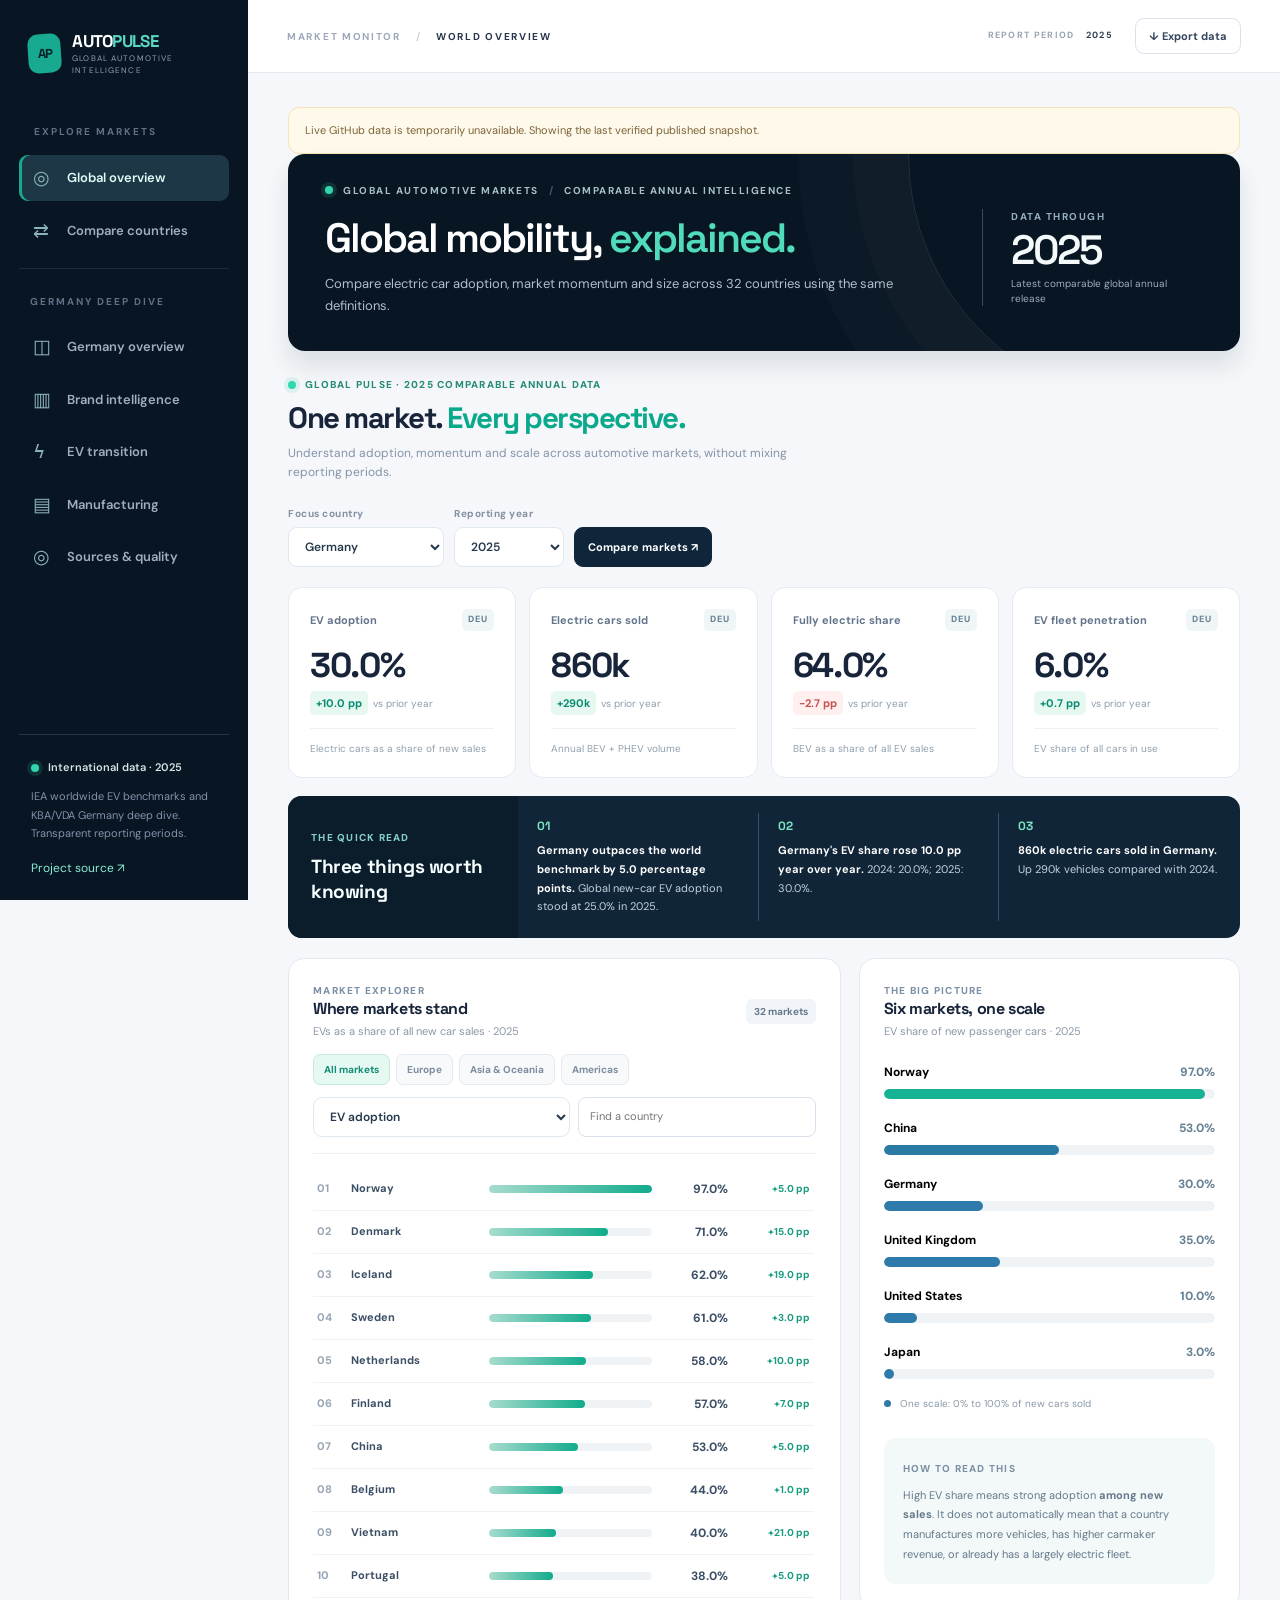
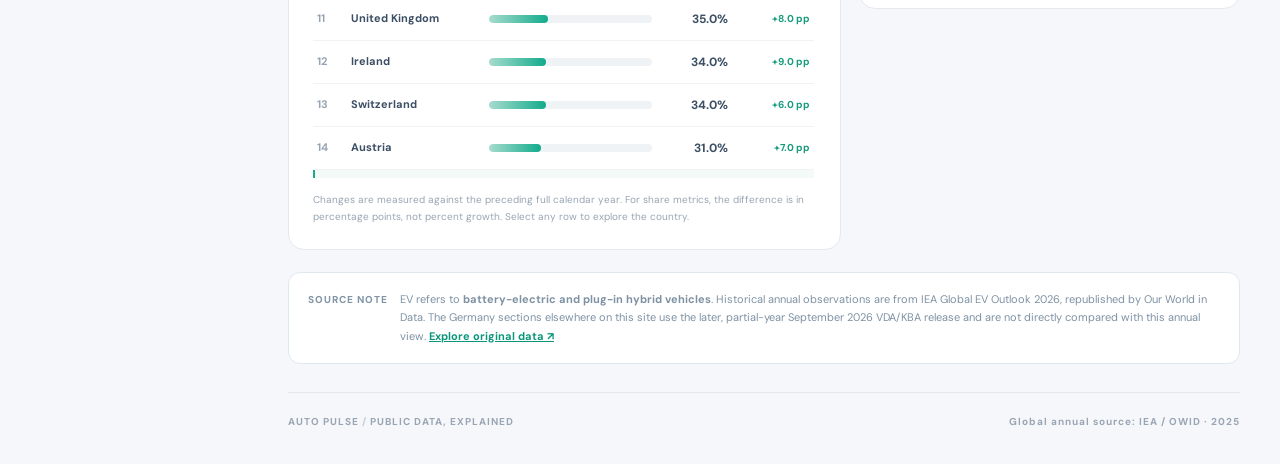
<file: german-auto-pulse/web/index.html>
<!doctype html>
<html lang="en">
<head>
  <meta charset="utf-8" />
  <meta name="viewport" content="width=device-width,initial-scale=1" />
  <meta name="theme-color" content="#081523" />
  <meta name="description" content="Auto Pulse: compare global electric vehicle adoption, market growth and manufacturing. Independent IEA and KBA/VDA data analysis." />
  <title>Auto Pulse | Global Automotive Intelligence</title>
  <link rel="preconnect" href="https://fonts.googleapis.com" />
  <link rel="preconnect" href="https://fonts.gstatic.com" crossorigin />
  <link href="https://fonts.googleapis.com/css2?family=DM+Sans:wght@400;500;600;700&family=Space+Grotesk:wght@400;500;600;700&display=swap" rel="stylesheet" />
  <link rel="stylesheet" href="./style.css" />
  <script src="./global.js" defer></script>
  <script src="./app.js" defer></script>
</head>
<body>
  <div class="app-shell">
    <aside class="sidebar" aria-label="Main navigation">
      <div class="identity"><div class="brand-mark"><span>AP</span></div><div><strong>AUTO<span>PULSE</span></strong><small>GLOBAL AUTOMOTIVE INTELLIGENCE</small></div></div>
      <div class="sidebar-group-label">EXPLORE MARKETS</div>
      <nav id="nav" class="nav">
        <button class="nav-button active" data-view="global"><span class="nav-ico">◎</span> Global overview</button>
        <button class="nav-button" data-view="compare"><span class="nav-ico">⇄</span> Compare countries</button>
        <div class="sidebar-group-label section-divider">GERMANY DEEP DIVE</div>
        <button class="nav-button" data-view="overview"><span class="nav-ico">◫</span> Germany overview</button>
        <button class="nav-button" data-view="brands"><span class="nav-ico">▥</span> Brand intelligence</button>
        <button class="nav-button" data-view="electric"><span class="nav-ico">ϟ</span> EV transition</button>
        <button class="nav-button" data-view="production"><span class="nav-ico">▤</span> Manufacturing</button>
        <button class="nav-button" data-view="sources"><span class="nav-ico">◎</span> Sources & quality</button>
      </nav>
      <div class="sidebar-bottom"><div class="data-indicator"><span class="status-pulse"></span> International data · 2025</div><p>IEA worldwide EV benchmarks and KBA/VDA Germany deep dive. Transparent reporting periods.</p><a href="https://github.com/hjsarker/collective-ai-tools/tree/main/german-auto-pulse" target="_blank" rel="noopener">Project source ↗</a></div>
    </aside>
    <main class="main">
      <header class="topbar"><div class="breadcrumb">MARKET MONITOR <span>/</span> <b id="crumb">OVERVIEW</b></div><div class="top-actions"><span class="report-date">REPORT PERIOD <b id="report-date">2025</b></span><button id="download" class="header-button">↓ Export data</button></div></header>
      <div class="content">
        <section class="hero"><div class="eyebrow"><span class="live-dot"></span> GLOBAL AUTOMOTIVE MARKETS <span class="tiny-separator">/</span> COMPARABLE ANNUAL INTELLIGENCE</div><div class="hero-grid"><div><h1 id="page-title">Global mobility, <em>explained.</em></h1><p id="page-description">One dashboard to understand electric car adoption, market momentum and the differences between countries.</p></div><div class="hero-date"><span>DATA THROUGH</span><strong id="report-period">2025</strong><small>Latest comparable global annual release</small></div></div></section>
        <section id="view-global" class="view active" aria-label="Global overview"></section>
        <section id="view-compare" class="view" aria-label="Country comparison"></section>
        <section id="view-overview" class="view active" aria-label="Overview"></section>
        <section id="view-brands" class="view" aria-label="Brand intelligence"></section>
        <section id="view-electric" class="view" aria-label="EV transition"></section>
        <section id="view-production" class="view" aria-label="Manufacturing"></section>
        <section id="view-sources" class="view" aria-label="Sources and data quality"></section>
        <footer><span>AUTO PULSE <span class="sep">/</span> PUBLIC DATA, EXPLAINED</span><span id="footer-update">International annual data through 2025</span></footer>
      </div>
    </main>
  </div>
</body>
</html>
</file>
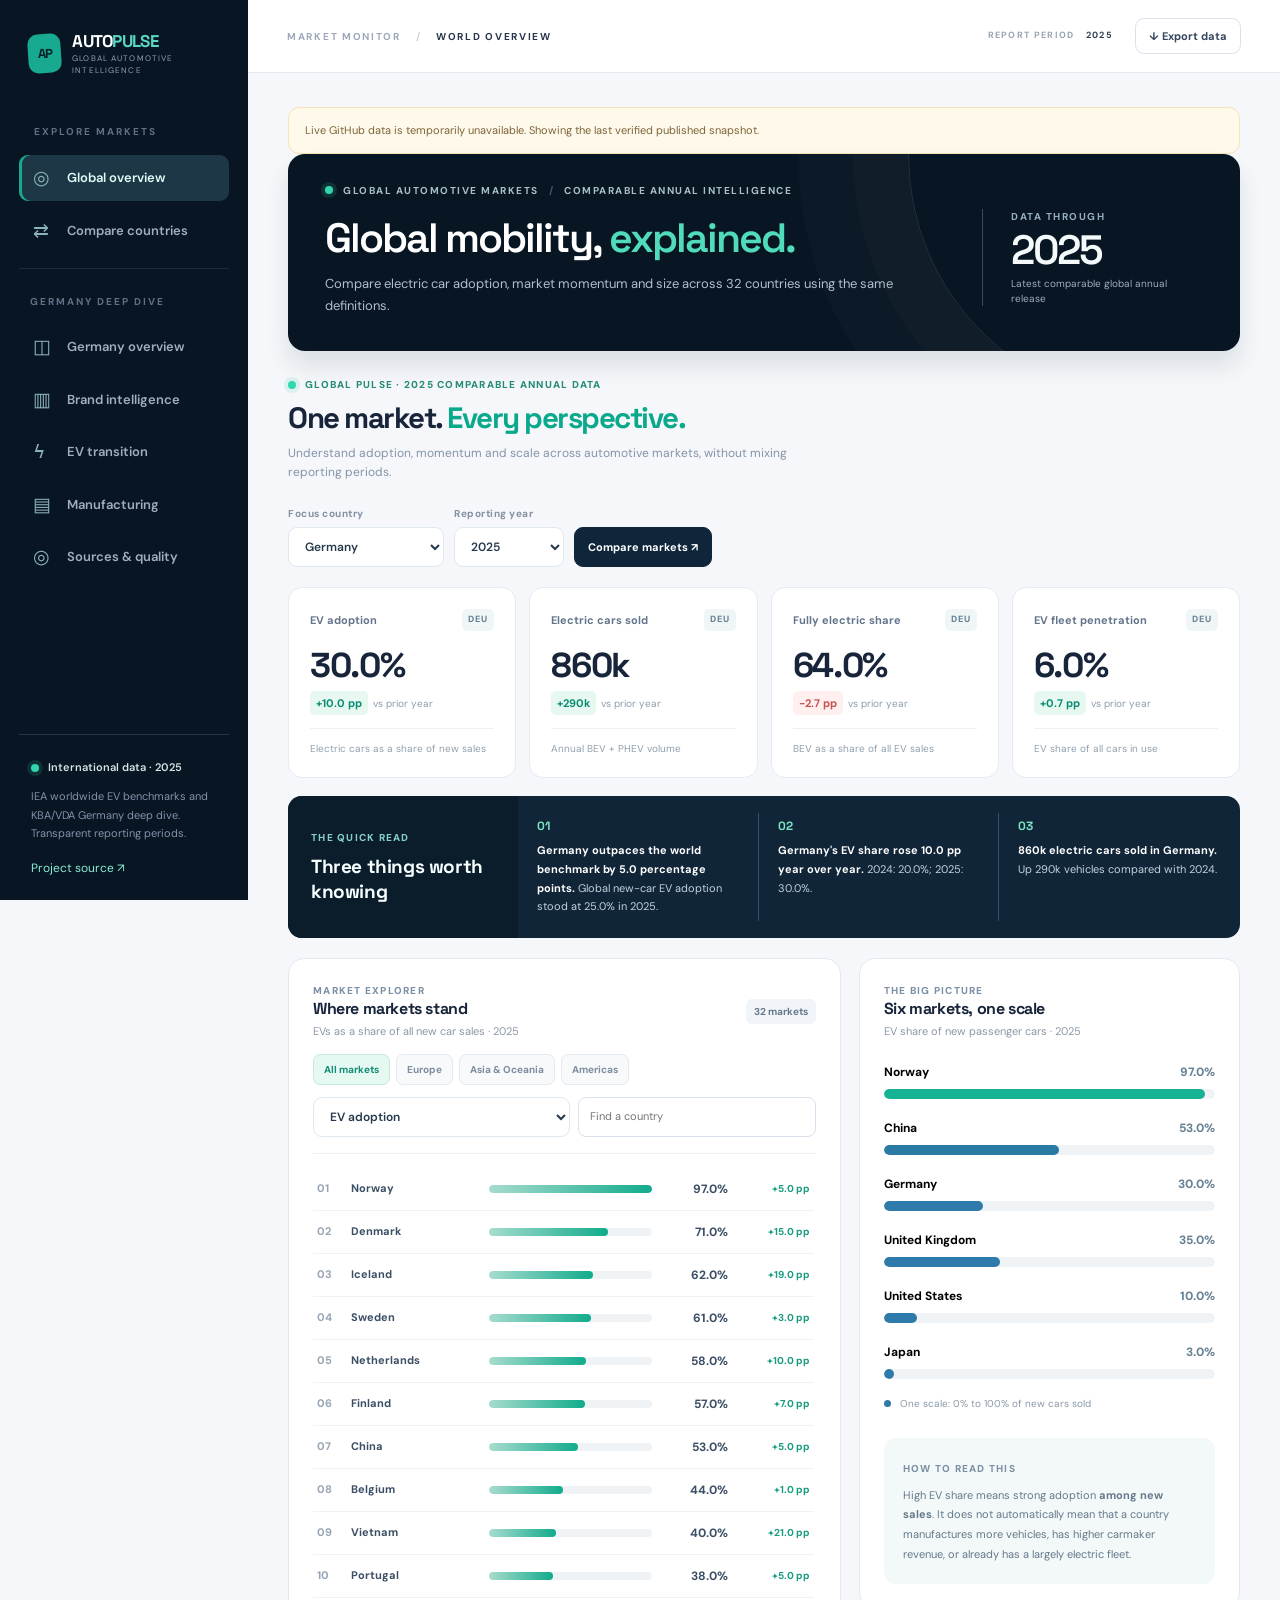
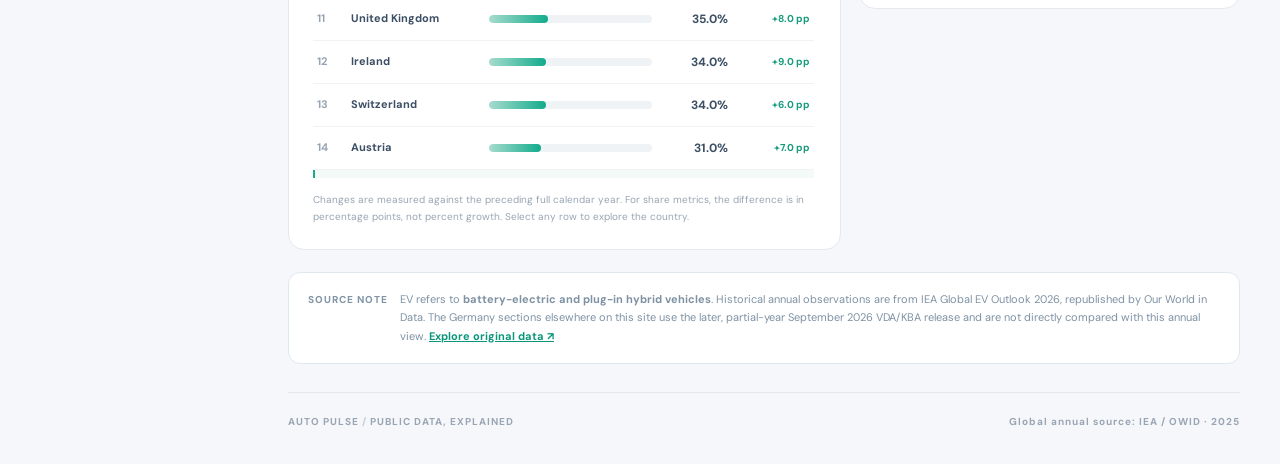
<file: german-auto-pulse/deploy-index.html>
<!doctype html>
<html lang="en">
<head>
  <meta charset="utf-8" />
  <meta name="viewport" content="width=device-width,initial-scale=1" />
  <meta name="theme-color" content="#081523" />
  <meta name="description" content="Auto Pulse: compare global electric vehicle adoption, market growth and manufacturing. Independent IEA and KBA/VDA data analysis." />
  <title>Auto Pulse | Global Automotive Intelligence</title>
  <link rel="preconnect" href="https://fonts.googleapis.com" />
  <link rel="preconnect" href="https://fonts.gstatic.com" crossorigin />
  <link href="https://fonts.googleapis.com/css2?family=DM+Sans:wght@400;500;600;700&family=Space+Grotesk:wght@400;500;600;700&display=swap" rel="stylesheet" />
  <style>
:root{--navy:#081523;--ink:#17243a;--muted:#798399;--line:#e4e9f0;--canvas:#f5f7fa;--teal:#18a991;--mint:#e7faf4;--sky:#386bff;--cream:#f3eee5;--gold:#f3be68;--radius:16px}*{box-sizing:border-box}html{scroll-behavior:smooth}body{margin:0;background:var(--canvas);color:var(--ink);font:14px/1.5 'DM Sans',sans-serif}button,input,select{font:inherit}button{cursor:pointer}a{color:inherit} .app-shell{display:flex;min-height:100vh}.sidebar{width:248px;position:sticky;top:0;height:100vh;display:flex;flex-direction:column;background:var(--navy);color:#b0bbca;padding:30px 19px 22px;flex-shrink:0}.identity{display:flex;gap:11px;align-items:center;color:white;padding:0 9px 48px}.brand-mark{height:39px;width:39px;background:var(--teal);border-radius:10px;display:grid;place-items:center;color:#072329;font:700 13px 'Space Grotesk',sans-serif;letter-spacing:-1px;transform:rotate(-4deg)}.brand-mark span{transform:rotate(4deg)}.identity strong{display:block;font:700 17px 'Space Grotesk',sans-serif;letter-spacing:-.7px}.identity strong span{color:#58d7c4}.identity small{display:block;font-size:8px;letter-spacing:2px;color:#91a1b2}.sidebar-group-label{font-size:10px;font-weight:700;letter-spacing:2px;color:#607186;padding:0 15px 16px}.nav{display:flex;flex-direction:column;gap:7px}.nav-button{border:0;background:transparent;color:#9eafc0;text-align:left;border-radius:9px;padding:13px 14px;display:flex;gap:14px;align-items:center;font-weight:600;font-size:13px}.nav-button:hover{background:#14273b;color:#fff}.nav-button.active{background:#1d3746;color:#dffcf5;box-shadow:inset 3px 0 var(--teal)}.nav-ico{font-size:19px;font-weight:400;color:#8ab4b9;width:20px;line-height:1}.sidebar-bottom{margin-top:auto;border-top:1px solid #233449;padding:24px 12px 0}.sidebar-bottom p{font-size:11px;line-height:1.7;color:#8194aa}.sidebar-bottom a{display:inline-block;color:#89edd9;text-decoration:none;font-size:12px;margin-top:5px}.data-indicator{font-size:11px;color:#d2e6e3;display:flex;align-items:center;gap:9px;font-weight:600}.status-pulse,.live-dot{width:8px;height:8px;display:inline-block;border-radius:50%;background:#32d6ac;box-shadow:0 0 0 4px #32d6ac24}.main{min-width:0;flex:1}.topbar{height:73px;background:#fff;border-bottom:1px solid var(--line);display:flex;align-items:center;justify-content:space-between;padding:0 39px;gap:20px}.breadcrumb{font-size:10px;font-weight:700;letter-spacing:1.7px;color:#9ca7b8}.breadcrumb b{color:#28354b}.breadcrumb span{padding:0 11px;color:#ccd1da}.top-actions{display:flex;align-items:center;gap:22px}.report-date{font-size:9px;letter-spacing:1.3px;color:#99a4b3;font-weight:700}.report-date b{margin-left:8px;color:#2f3e54}.header-button,.button{border:1px solid #dae3ec;border-radius:9px;background:#fff;padding:9px 13px;font-weight:700;font-size:11px;color:#34465d}.header-button:hover,.button:hover{border-color:#8bbdae;background:#f0faf6}.content{max-width:1370px;margin:auto;padding:34px 40px 0}.hero{background:var(--navy);border-radius:17px;padding:29px 37px 33px;color:white;position:relative;overflow:hidden;margin-bottom:26px;box-shadow:0 15px 24px #0b20301c}.hero:after{content:'';position:absolute;width:500px;height:500px;border:1px solid #ffffff1c;border-radius:50%;right:-170px;top:-250px;box-shadow:0 0 0 55px #ffffff05,0 0 0 110px #ffffff04}.eyebrow{font-size:10px;letter-spacing:1.5px;color:#a9c1c6;font-weight:700;display:flex;align-items:center;gap:10px}.tiny-separator{opacity:.4}.hero-grid{display:flex;justify-content:space-between;gap:35px;align-items:center;position:relative;z-index:1}.hero h1{font:600 clamp(28px,3.2vw,48px)/1.17 'Space Grotesk',sans-serif;letter-spacing:-2px;margin:17px 0 10px}.hero h1 em{font-style:normal;color:#51dbbd}.hero p{max-width:630px;line-height:1.75;font-size:13px;color:#b1bfce;margin:0}.hero-date{display:flex;flex-direction:column;border-left:1px solid #3b4a59;padding-left:28px;min-width:190px}.hero-date span{font-size:10px;color:#98afc1;letter-spacing:1.5px;font-weight:700}.hero-date strong{font:600 41px 'Space Grotesk',sans-serif;letter-spacing:-2px;color:#f3faf9}.hero-date small{font-size:10px;color:#9cb0ba}.view{display:none}.view.active{display:block}.section-header{display:flex;justify-content:space-between;align-items:end;gap:12px;margin:0 0 15px}.section-title{font:700 18px 'Space Grotesk',sans-serif;letter-spacing:-.5px;margin:0}.section-subtitle{font-size:11px;color:var(--muted);margin:5px 0 0}.section-label{font-size:10px;text-transform:uppercase;letter-spacing:1.5px;font-weight:700;color:#8f99aa}.kpi-grid{display:grid;grid-template-columns:repeat(4,minmax(0,1fr));gap:14px;margin:0 0 24px}.kpi{background:#fff;border:1px solid var(--line);border-radius:var(--radius);padding:19px 20px;min-width:0;transition:transform .15s}.kpi:hover{transform:translateY(-2px)}.kpi .label{display:flex;justify-content:space-between;gap:10px;color:#6f7d8f;font-size:11px;font-weight:600}.kpi .symbol{font-size:17px;color:#91adbf}.kpi .value{margin:12px 0 8px;font:700 clamp(20px,2.3vw,30px) 'Space Grotesk',sans-serif;letter-spacing:-1.3px;white-space:nowrap}.kpi .foot{display:flex;align-items:center;gap:7px;font-size:10px;color:#8894a3}.kpi .delta{background:#e3f7ee;color:#0a9268;padding:3px 6px;border-radius:6px;font-weight:700;white-space:nowrap}.kpi .delta.neutral{background:#f1f3f7;color:#68758a}.kpi .delta.negative{background:#fff1ef;color:#c85c53}.two-column{display:grid;grid-template-columns:minmax(0,1.64fr) minmax(290px,1fr);gap:17px;margin-bottom:24px}.two-column.equal{grid-template-columns:repeat(2,minmax(0,1fr))}.panel{background:#fff;border:1px solid var(--line);border-radius:var(--radius);padding:21px 24px;min-width:0}.panel h3{font:700 16px 'Space Grotesk',sans-serif;letter-spacing:-.4px;margin:0}.panel .panel-sub{font-size:11px;color:#8b96a7;margin:4px 0 0}.panel-head{display:flex;gap:12px;align-items:center;justify-content:space-between;margin-bottom:14px}.tag{background:#f1f5f9;color:#66778b;font-size:10px;font-weight:700;padding:5px 8px;border-radius:6px;white-space:nowrap}.chart-frame{height:254px;position:relative}.chart-frame svg{display:block;width:100%;height:100%;overflow:visible}.axis-label{font:10px 'DM Sans',sans-serif;fill:#94a0ad}.gridline{stroke:#edf0f4;stroke-width:1}.plot-line{fill:none;stroke:var(--teal);stroke-width:3;stroke-linecap:round;stroke-linejoin:round}.plot-area{fill:url(#areaFade)}.point{fill:var(--teal);stroke:white;stroke-width:2}.bar-bg{fill:#f0f3f7}.bar-filled{fill:#18a991}.bar-highlight{fill:#1f4371}.caption{font-size:10px;color:#8793a2;line-height:1.7;margin-top:10px}.donut-section{display:flex;align-items:center;gap:26px;padding:19px 0}.donut{height:155px;width:155px;flex-shrink:0;border-radius:100%;position:relative;display:grid;place-items:center}.donut:after{content:'';background:#fff;position:absolute;inset:28px;border-radius:100%}.donut-center{z-index:1;text-align:center}.donut-center b{font:700 25px 'Space Grotesk',sans-serif;letter-spacing:-1px}.donut-center small{display:block;color:#81909c;font-size:9px}.legend{display:flex;flex-direction:column;gap:13px;flex:1}.legend-row{display:grid;grid-template-columns:9px 1fr auto;gap:9px;align-items:center;font-size:11px;color:#647387}.legend-row b{color:#263b50;font-size:12px}.legend-dot{height:9px;width:9px;border-radius:3px}.insight-grid{display:grid;grid-template-columns:repeat(3,minmax(0,1fr));gap:15px;margin-bottom:25px}.insight{border:1px solid var(--line);background:white;border-radius:13px;padding:18px 19px;border-top:3px solid #4ebfae}.insight:nth-child(2){border-top-color:#e6b461}.insight:nth-child(3){border-top-color:#9ab6d5}.insight .insight-num{font:700 11px 'Space Grotesk',sans-serif;color:#8e9bb0;letter-spacing:1px}.insight strong{font:700 14px 'Space Grotesk',sans-serif;display:block;margin:8px 0 7px}.insight p{font-size:11px;line-height:1.75;color:#77849a;margin:0}.table-wrapper{overflow-x:auto}.data-table{width:100%;border-collapse:collapse;text-align:left;white-space:nowrap}.data-table th{font-size:10px;text-transform:uppercase;letter-spacing:1px;color:#8b97a8;font-weight:700;padding:12px;border-bottom:1px solid var(--line)}.data-table td{padding:12px;border-bottom:1px solid #edf1f5;font-size:12px}.data-table tr:last-child td{border-bottom:0}.data-table tbody tr:hover{background:#f7fafb}.rank{color:#9aa7b7;font-weight:700;font-size:11px}.brand-name{font-weight:700;color:#283c52}.share-track{width:100%;height:7px;border-radius:9px;background:#edf1f5;overflow:hidden;min-width:70px}.share-fill{height:100%;background:var(--teal);border-radius:9px}.filters{display:flex;flex-wrap:wrap;align-items:center;gap:9px}.filter-button{border:1px solid #dae3eb;color:#596c81;background:white;border-radius:8px;padding:7px 11px;font-size:11px;font-weight:700}.filter-button.active{border-color:#b0e4d3;color:#0b8f75;background:#e9faf5}.search{border:1px solid #d9e2ec;border-radius:8px;padding:9px 13px;min-width:210px;outline-color:var(--teal);background:#fff}.subtle-banner{background:#e8f4ef;border:1px solid #cfebdf;color:#426b5b;border-radius:11px;padding:13px 16px;font-size:11px;line-height:1.6;margin-bottom:18px}.notice{background:#fff9ec;border:1px solid #f5e3b9;border-radius:11px;padding:13px 16px;color:#7c6536;font-size:11px;line-height:1.7}.simple-metrics{display:grid;grid-template-columns:repeat(3,1fr);gap:12px;margin:15px 0}.simple-metrics div{padding:15px;border-radius:10px;background:#f7fafc}.simple-metrics span{display:block;font-size:10px;color:#8995a6}.simple-metrics strong{display:block;font:700 24px 'Space Grotesk',sans-serif;margin-top:6px}.bar-list{display:flex;flex-direction:column;gap:16px;padding:10px 0}.bar-list-row{display:grid;grid-template-columns:115px minmax(0,1fr) 65px;align-items:center;gap:12px;font-size:12px}.bar-list-row b{text-align:right}.bar-bg-track{height:11px;background:#eef2f5;border-radius:5px;overflow:hidden}.bar-bg-track span{display:block;height:100%;background:var(--teal);border-radius:5px}.source-list{display:flex;flex-direction:column;gap:12px}.source-item{padding:15px 0;border-bottom:1px solid var(--line)}.source-item:last-child{border-bottom:0}.source-item a{color:#167c77;font-weight:700;font-size:12px;text-decoration:none}.source-item p{color:#8b95a6;font-size:11px;margin:6px 0 0}.status-list{display:flex;flex-direction:column;gap:12px}.status-row{display:flex;align-items:center;justify-content:space-between;border-bottom:1px solid #eef2f6;padding:12px 0;gap:12px;font-size:12px}.status-row:last-child{border:0}.status-good{color:#078f70;font-weight:700}.status-pending{color:#9b6b21;font-weight:700}footer{border-top:1px solid #e1e7ed;margin-top:28px;padding:21px 0 35px;display:flex;justify-content:space-between;gap:15px;color:#9aa5b4;font-size:10px;letter-spacing:1px;font-weight:700}.sep{color:#c2ccd7}.sr-only{position:absolute;width:1px;height:1px;overflow:hidden;clip:rect(0,0,0,0)}@media(max-width:1160px){.sidebar{width:215px}.content{padding:24px 23px 0}.topbar{padding:0 23px}.kpi-grid{grid-template-columns:repeat(2,minmax(0,1fr))}.two-column{grid-template-columns:1fr}.donut-section{justify-content:center}}@media(max-width:760px){.app-shell{display:block}.sidebar{width:100%;height:auto;position:relative;padding:15px 17px}.identity{padding:0 0 16px}.sidebar-group-label,.sidebar-bottom{display:none}.nav{flex-direction:row;overflow:auto;padding:0 0 4px;gap:4px}.nav-button{white-space:nowrap;padding:10px;font-size:11px}.nav-ico{display:none}.topbar{height:56px;padding:0 16px}.report-date{display:none}.content{padding:16px 12px 0}.hero{padding:22px}.hero-grid{flex-direction:column;align-items:flex-start;gap:19px}.hero-date{border-left:0;border-top:1px solid #3b4a59;padding:13px 0 0;width:100%}.hero-date strong{font-size:30px}.hero h1{letter-spacing:-1px}.kpi-grid{gap:9px}.kpi{padding:15px 12px}.kpi .value{font-size:23px}.kpi .label{font-size:10px}.insight-grid{grid-template-columns:1fr;gap:10px}.panel{padding:17px 14px}.two-column.equal{grid-template-columns:1fr}.donut-section{flex-wrap:wrap}.simple-metrics{grid-template-columns:1fr}.section-header{align-items:start;flex-direction:column}footer{flex-direction:column}}
/* Global automotive intelligence workspace */
.identity small {letter-spacing:1.12px}
.sidebar-group-label.section-divider{padding:25px 11px 8px;margin-top:8px;border-top:1px solid #ffffff18}
.global-top{display:flex;justify-content:space-between;gap:24px;align-items:end;margin:4px 0 20px;flex-wrap:wrap}
.global-intro{max-width:540px}.global-overline,.global-section-index{font-size:10px;letter-spacing:1.25px;font-weight:800;color:#7b90a5}
.global-overline{display:flex;gap:9px;align-items:center;color:#278d76}.global-intro h2{font:700 clamp(23px,2.3vw,32px)/1.15 'Space Grotesk',sans-serif;letter-spacing:-1.5px;margin:10px 0 8px}.global-intro h2 em{font-style:normal;color:#0ba98c}.global-intro p{font-size:12px;color:#8494a8;line-height:1.6;margin:0}
.global-toolbar,.compare-controls{display:flex;gap:10px;align-items:end;flex-wrap:wrap}.global-field{display:flex;flex-direction:column;gap:6px;min-width:110px}.global-field>span{font-size:10px;letter-spacing:.5px;font-weight:700;color:#8491a2}.global-field select,.rank-fields select,.compare-chart-panel select{font:600 12px 'DM Sans',sans-serif;max-width:100%;border:1px solid #dfe7ef;background:white;color:#26394c;padding:10px 30px 10px 12px;border-radius:9px;min-height:39px}.global-field select{min-width:155px}.global-toolbar .global-field:nth-child(2) select{min-width:94px}.compare-cta{background:#0e253a;border:1px solid #0e253a;color:#fff;padding:11px 13px;border-radius:9px;font-weight:700;font-size:11px;min-height:40px}.compare-cta:hover{background:#164160}
.global-metrics{display:grid;grid-template-columns:repeat(4,minmax(0,1fr));gap:13px;margin-bottom:18px}.global-kpi{padding:21px;background:white;border:1px solid #e4ebf2;border-radius:14px;min-width:0}.g-kpi-top{display:flex;justify-content:space-between;gap:8px;align-items:center;font-size:11px;font-weight:700;color:#62758b}.country-code{background:#f0f5f7;color:#648294;padding:4px 6px;border-radius:5px;font-size:9px;letter-spacing:1px;font-weight:800}.g-big{font:700 clamp(25px,2.7vw,35px) 'Space Grotesk',sans-serif;letter-spacing:-1.3px;margin:12px 0 4px}.g-small{display:flex;align-items:center;flex-wrap:wrap;gap:5px;min-height:24px}.motion{border-radius:5px;font-size:11px;font-weight:700;padding:4px 6px}.motion.up{color:#098e74;background:#e6f8f0}.motion.down{color:#c65252;background:#fff0ef}.motion.flat{color:#64798a;background:#ecf1f5}.small-muted,.soft-neutral{color:#8d9cac;font-size:10px}.g-caption{border-top:1px solid #edf1f5;padding-top:13px;margin-top:13px;font-size:10px;color:#90a0ae;line-height:1.4}
.global-story{display:grid;grid-template-columns:230px 1fr;border-radius:14px;background:#102537;color:#f7ffff;margin-bottom:20px;overflow:hidden}.story-header{padding:23px 23px;background:#0b1c2b;display:flex;flex-direction:column;justify-content:center;gap:10px}.story-header span{color:#86cfc3}.story-header strong{font:700 19px 'Space Grotesk',sans-serif;letter-spacing:-.4px;line-height:1.3}.global-story-items{display:grid;grid-template-columns:repeat(3,minmax(0,1fr));gap:0;padding:17px 0}.global-story-items p{margin:0;padding:5px 19px;border-right:1px solid #385064;color:#c2d2df;font-size:11px;line-height:1.7}.global-story-items p:last-child{border-right:0}.global-story-items p span{display:block;color:#7ce6c4;font:700 12px 'Space Grotesk',sans-serif;margin-bottom:7px}.global-story-items strong{color:white;font-weight:700}
.global-panels{display:grid;grid-template-columns:minmax(0,1.45fr) minmax(300px,1fr);gap:18px;align-items:start}.global-leaderboard{padding:24px}.global-benchmarks{padding:24px}.rank-filters{margin-bottom:14px;border-bottom:1px solid #edf1f5;padding-bottom:16px;display:flex;flex-direction:column;gap:12px}.tabs-small{display:flex;flex-wrap:wrap;gap:6px}.region-pill{border:1px solid #e4eaf1;background:#f7f9fb;color:#7d8d9d;padding:7px 10px;border-radius:7px;font-size:10px;font-weight:700}.region-pill.active{background:#e6f8f2;color:#128d76;border-color:#c4ebda}.rank-fields{display:flex;gap:8px;flex-wrap:wrap}.rank-fields select{flex:1;min-width:140px}.rank-fields input{min-width:120px;flex:1;padding:10px 11px;font-size:11px}.global-rank-list{display:flex;flex-direction:column;max-height:610px;overflow:auto;padding-right:2px}.global-rank{cursor:pointer;border:0;border-bottom:1px solid #eff3f6;background:white;display:grid;grid-template-columns:24px minmax(90px,1.1fr) minmax(52px,1.4fr) 66px 72px;gap:10px;text-align:left;align-items:center;padding:12px 4px;font-size:11px;color:#3b4e64}.global-rank:hover,.global-rank.selected{background:#f3faf8}.global-rank.selected{box-shadow:inset 2px 0 #1baa8a}.global-rank b{text-align:right;font-size:12px;white-space:nowrap}.global-rank .rank-index{color:#96a4b3;font-weight:700}.global-rank .country-title{font-weight:700}.country-bar{height:8px;border-radius:5px;background:#eff3f6;overflow:hidden}.country-bar span{display:block;height:100%;background:linear-gradient(90deg,#a6dcce,#12ab8c);border-radius:6px}.rank-move{text-align:right;font-size:10px;font-weight:700;white-space:nowrap}.rank-move.up,.compare-momentum .up{color:#169b7e}.rank-move.down,.compare-momentum .down{color:#d06363}.rank-move.flat{color:#9cabbb}.ranking-caption{font-size:10px;color:#98a5b4;margin-top:13px;line-height:1.7}
.benchmark-list{padding-top:9px;display:flex;flex-direction:column;gap:20px}.benchmark-item{border:0;background:transparent;text-align:left;padding:0;cursor:pointer}.benchmark-name{display:flex;justify-content:space-between;align-items:baseline;margin-bottom:8px;font-size:12px}.benchmark-name strong{font-weight:700}.benchmark-name span{color:#678294;font-weight:800}.benchmark-track{display:block;border-radius:5px;background:#eff3f6;height:10px;overflow:hidden}.benchmark-track>span{display:block;height:100%;background:#2e7aab;border-radius:5px}.benchmark-item:nth-child(1) .benchmark-track>span{background:#15b393}.benchmark-item:nth-child(2) .benchmark-track>span{background:#2a7ba4}.benchmark-footer{display:flex;gap:9px;align-items:center;margin-top:17px;color:#8999a8;font-size:10px}.legend-spot{width:7px;height:7px;border-radius:100%;background:#2e7aab}.global-featured{border-radius:12px;background:#f3f8f8;padding:19px;margin-top:27px}.global-featured p{font-size:11px;color:#64798b;line-height:1.8;margin:8px 0 0}.global-footnote{margin-top:22px;padding:17px 19px;border:1px solid #dfe8ef;background:#fff;border-radius:12px;display:flex;align-items:baseline;gap:12px}.global-footnote .source-mark{white-space:nowrap;font-size:10px;color:#8195a7;font-weight:800;letter-spacing:1px}.global-footnote p{font-size:11px;line-height:1.7;color:#7e91a3;margin:0}.global-footnote a{color:#0b957c;font-weight:700}
.compare-controls .global-field select{min-width:136px}.versus-tag{font:700 12px 'Space Grotesk',sans-serif;color:#6c8599;align-self:end;margin-bottom:12px}.compare-stats{display:grid;grid-template-columns:minmax(0,1fr) minmax(125px,.5fr) minmax(0,1fr);gap:14px;margin-bottom:20px}.compare-card,.compare-mid{border:1px solid #e4eaf1;border-radius:14px;padding:21px 24px;background:#fff}.compare-card.primary{border-top:3px solid #0ba98c}.compare-card.secondary{border-top:3px solid #386bff}.compare-card>span,.compare-mid>span{font-size:10px;color:#8799ab;font-weight:800;letter-spacing:.7px}.compare-card>strong,.compare-mid>strong{display:block;font:700 clamp(25px,3vw,35px) 'Space Grotesk',sans-serif;letter-spacing:-1.5px;margin:11px 0}.compare-card>div{display:flex;align-items:center;gap:8px}.compare-mid{text-align:center;background:#f0f5f7;border-color:#e1e9ef;display:flex;flex-direction:column;justify-content:center}.compare-mid>strong{font-size:23px}.compare-mid>small{color:#758b9d;font-size:10px}.compare-chart-panel{margin-bottom:18px}.compare-legend{display:flex;gap:25px;font-size:11px;font-weight:700;color:#6f8292}.compare-legend span{display:flex;align-items:center;gap:8px}.compare-legend i{width:10px;height:10px;border-radius:50%}.global-trend{width:100%;height:auto}.global-trend svg{width:100%;height:auto;display:block;overflow:visible}.compare-lower{display:grid;grid-template-columns:1fr 1fr;gap:18px}.compare-lower .panel h3{margin-top:9px}.compare-momentum{display:grid;gap:15px;margin-top:20px}.compare-momentum>div{display:flex;justify-content:space-between;align-items:center;border-bottom:1px solid #f0f3f5;padding-bottom:11px;font-size:12px}.compare-momentum strong{font-size:17px}.compare-note{font-size:12px;color:#778a9b;line-height:1.8;margin-top:14px}
@media(max-width:1250px){.global-panels{grid-template-columns:1fr}.global-story{grid-template-columns:1fr}.global-story-items{padding:18px 4px}.story-header{padding:17px 21px}.global-metrics{grid-template-columns:repeat(2,minmax(0,1fr))}}
@media(max-width:760px){.sidebar-group-label.section-divider{display:none}.global-top,.compare-header{align-items:stretch}.global-toolbar,.compare-controls{width:100%;gap:9px}.global-toolbar .global-field,.compare-controls .global-field{min-width:0;flex:1}.global-field select{width:100%;min-width:0!important}.compare-cta{width:100%}.global-metrics{gap:9px}.global-kpi{padding:15px 13px}.g-big{font-size:26px}.g-caption{margin-top:10px;padding-top:10px}.global-story-items{grid-template-columns:1fr;padding:9px 0}.global-story-items p{padding:10px 20px;border-right:0;border-bottom:1px solid #385064}.global-story-items p:last-child{border:0}.global-rank{grid-template-columns:18px minmax(78px,1fr) minmax(30px,.7fr) 56px 63px;gap:7px}.global-rank b{font-size:10px}.global-rank .country-title{font-size:10px}.global-rank .rank-move{font-size:9px}.global-leaderboard,.global-benchmarks{padding:18px 14px}.compare-stats{grid-template-columns:1fr 1fr}.compare-mid{grid-column:1 / -1;grid-row:2}.compare-card{padding:17px 13px}.compare-mid{padding:12px}.compare-lower{grid-template-columns:1fr}.global-footnote{display:block}.global-footnote p{margin-top:6px}.rank-fields{flex-direction:column}.global-story-items p{line-height:1.6}}

</style>
  
  
</head>
<body>
  <div class="app-shell">
    <aside class="sidebar" aria-label="Main navigation">
      <div class="identity"><div class="brand-mark"><span>AP</span></div><div><strong>AUTO<span>PULSE</span></strong><small>GLOBAL AUTOMOTIVE INTELLIGENCE</small></div></div>
      <div class="sidebar-group-label">EXPLORE MARKETS</div>
      <nav id="nav" class="nav">
        <button class="nav-button active" data-view="global"><span class="nav-ico">◎</span> Global overview</button>
        <button class="nav-button" data-view="compare"><span class="nav-ico">⇄</span> Compare countries</button>
        <div class="sidebar-group-label section-divider">GERMANY DEEP DIVE</div>
        <button class="nav-button" data-view="overview"><span class="nav-ico">◫</span> Germany overview</button>
        <button class="nav-button" data-view="brands"><span class="nav-ico">▥</span> Brand intelligence</button>
        <button class="nav-button" data-view="electric"><span class="nav-ico">ϟ</span> EV transition</button>
        <button class="nav-button" data-view="production"><span class="nav-ico">▤</span> Manufacturing</button>
        <button class="nav-button" data-view="sources"><span class="nav-ico">◎</span> Sources & quality</button>
      </nav>
      <div class="sidebar-bottom"><div class="data-indicator"><span class="status-pulse"></span> International data · 2025</div><p>IEA worldwide EV benchmarks and KBA/VDA Germany deep dive. Transparent reporting periods.</p><a href="https://github.com/hjsarker/collective-ai-tools/tree/main/german-auto-pulse" target="_blank" rel="noopener">Project source ↗</a></div>
    </aside>
    <main class="main">
      <header class="topbar"><div class="breadcrumb">MARKET MONITOR <span>/</span> <b id="crumb">OVERVIEW</b></div><div class="top-actions"><span class="report-date">REPORT PERIOD <b id="report-date">2025</b></span><button id="download" class="header-button">↓ Export data</button></div></header>
      <div class="content">
        <section class="hero"><div class="eyebrow"><span class="live-dot"></span> GLOBAL AUTOMOTIVE MARKETS <span class="tiny-separator">/</span> COMPARABLE ANNUAL INTELLIGENCE</div><div class="hero-grid"><div><h1 id="page-title">Global mobility, <em>explained.</em></h1><p id="page-description">One dashboard to understand electric car adoption, market momentum and the differences between countries.</p></div><div class="hero-date"><span>DATA THROUGH</span><strong id="report-period">2025</strong><small>Latest comparable global annual release</small></div></div></section>
        <section id="view-global" class="view active" aria-label="Global overview"></section>
        <section id="view-compare" class="view" aria-label="Country comparison"></section>
        <section id="view-overview" class="view active" aria-label="Overview"></section>
        <section id="view-brands" class="view" aria-label="Brand intelligence"></section>
        <section id="view-electric" class="view" aria-label="EV transition"></section>
        <section id="view-production" class="view" aria-label="Manufacturing"></section>
        <section id="view-sources" class="view" aria-label="Sources and data quality"></section>
        <footer><span>AUTO PULSE <span class="sep">/</span> PUBLIC DATA, EXPLAINED</span><span id="footer-update">International annual data through 2025</span></footer>
      </div>
    </main>
  </div>
<script>
'use strict';
// Global EV indicators: [EV share of new cars %, EV sales units, BEV as % of EV sales, EV stock share %].
// All rows in this view are comparable annual IEA data, redistributed by Our World in Data.
const REGION = {AUS:'Asia & Oceania',CHN:'Asia & Oceania',IND:'Asia & Oceania',JPN:'Asia & Oceania',KOR:'Asia & Oceania',VNM:'Asia & Oceania',BRA:'Americas',CAN:'Americas',MEX:'Americas',USA:'Americas',TUR:'Europe',DEU:'Europe',FRA:'Europe',GBR:'Europe',ITA:'Europe',ESP:'Europe',NOR:'Europe',SWE:'Europe',NLD:'Europe',DNK:'Europe',BEL:'Europe',AUT:'Europe',POL:'Europe',CHE:'Europe',CZE:'Europe',FIN:'Europe',PRT:'Europe',IRL:'Europe',HUN:'Europe',SVK:'Europe',ROU:'Europe',ISL:'Europe'};
const METRICS=[{label:'EV adoption',detail:'EVs as a share of all new car sales',unit:'%',ix:0},{label:'EV sales volume',detail:'New BEV + PHEV cars sold',unit:'cars',ix:1},{label:'BEV mix',detail:'Fully electric as a share of EV sales',unit:'%',ix:2},{label:'EVs on the road',detail:'EVs as a share of the car fleet',unit:'%',ix:3}];
const gCountry=(code)=>state.global?.countries?.[code];
const gRow=(code,year=state.year)=>gCountry(code)?.series?.[String(year)]||null;
const gv=(code,ix=0,year=state.year)=>gRow(code,year)?.[ix]??null;
const gName=code=>gCountry(code)?.name||code;
const gfmt=(v,ix=0)=>v===null||!Number.isFinite(v)?'No data':ix===1?(v>=1e6?(v/1e6).toFixed(v>=10e6?1:2)+'m':v>=1000?(v/1e3).toFixed(v>=1e5?0:1)+'k':fmt(v)):Number(v).toFixed(1)+'%';
const gDelta=(code,ix=0,year=state.year)=>{const a=gv(code,ix,year),b=gv(code,ix,year-1);return a!==null&&b!==null?a-b:null};
const gDeltaHTML=(d,ix=0)=>d===null?'<span class="soft-neutral">No prior-year data</span>':`<span class="motion ${d<-.0001?'down':d>.0001?'up':'flat'}">${d>0?'+':''}${ix===1?gfmt(d,1):d.toFixed(1)+(ix===0||ix===2||ix===3?' pp':'')}</span><span class="small-muted">vs prior year</span>`;
const gCodes=()=>Object.keys(state.global.countries).filter(c=>REGION[c]);
const gChoices=(value)=>gCodes().sort((a,b)=>gName(a).localeCompare(gName(b))).map(c=>`<option value="${c}" ${c===value?'selected':''}>${esc(gName(c))}</option>`).join('');
const gYears=()=>Array.from({length:state.global.last_report_year-2019},(_,i)=>state.global.last_report_year-i).map(y=>`<option value="${y}" ${y===state.year?'selected':''}>${y}</option>`).join('');
const gSelect=(label,id,value)=>`<label class="global-field"><span>${label}</span><select id="${id}" aria-label="${label}">${gChoices(value)}</select></label>`;
const gBadge=(code)=>`<span class="country-code">${esc(code)}</span>`;
function globalTop(){const year=state.year, s=state.selected, compare=state.versus, v=gv(s,0),prior=gDelta(s);return `<div class="global-top"><div class="global-intro"><span class="global-overline"><i class="status-pulse"></i> GLOBAL PULSE · ${year} COMPARABLE ANNUAL DATA</span><h2>One market. <em>Every perspective.</em></h2><p>Understand adoption, momentum and scale across automotive markets, without mixing reporting periods.</p></div><div class="global-toolbar">${gSelect('Focus country','focus-country',s)}<label class="global-field"><span>Reporting year</span><select id="global-year">${gYears()}</select></label><button type="button" class="compare-cta" id="compare-cta">Compare markets ↗</button></div></div><div class="global-metrics">${gMini('EV adoption',gfmt(v),gDeltaHTML(prior),s,'Electric cars as a share of new sales')}${gMini('Electric cars sold',gfmt(gv(s,1),1),gDeltaHTML(gDelta(s,1),1),s,'Annual BEV + PHEV volume')}${gMini('Fully electric share',gfmt(gv(s,2)),gDeltaHTML(gDelta(s,2)),s,'BEV as a share of all EV sales')}${gMini('EV fleet penetration',gfmt(gv(s,3)),gDeltaHTML(gDelta(s,3)),s,'EV share of all cars in use')}</div>`}
function gMini(label,value,foot,code,sub){return `<article class="global-kpi"><div class="g-kpi-top"><span>${esc(label)}</span>${gBadge(code)}</div><div class="g-big">${value}</div><div class="g-small">${foot}</div><div class="g-caption">${esc(sub)}</div></article>`}
function globalNarrative(){const s=state.selected,other=state.versus,year=state.year,a=gv(s),b=gv(other),w=gv('OWID_WRL'),old=gv(s,0,year-1),sales=gv(s,1), salesPrior=gv(s,1,year-1);const points=[];
 if(a!==null&&w!==null)points.push(`<strong>${esc(gName(s))} ${a>=w?'outpaces':'trails'} the world benchmark by ${Math.abs(a-w).toFixed(1)} percentage points.</strong> Global new-car EV adoption stood at ${w.toFixed(1)}% in ${year}.`);
 if(a!==null&&old!==null)points.push(`<strong>${esc(gName(s))}'s EV share ${a-old>=0?'rose':'fell'} ${Math.abs(a-old).toFixed(1)} pp year over year.</strong> ${year-1}: ${old.toFixed(1)}%; ${year}: ${a.toFixed(1)}%.`);
 if(sales!==null&&salesPrior!==null)points.push(`<strong>${gfmt(sales,1)} electric cars sold in ${esc(gName(s))}.</strong> ${sales>=salesPrior?'Up':'Down'} ${gfmt(Math.abs(sales-salesPrior),1)} vehicles compared with ${year-1}.`);
 return `<div class="global-story"><div class="story-header"><span class="global-section-index">THE QUICK READ</span><strong>Three things worth knowing</strong></div><div class="global-story-items">${points.length?points.slice(0,3).map((x,i)=>`<p><span>0${i+1}</span>${x}</p>`).join(''):'<p>Comparable information is not published for this selection.</p>'}</div></div>`}
function gRankRows(){const ix=state.metric, filt=state.region, q=state.query.trim().toLowerCase();return gCodes().filter(c=>(filt==='All markets'||REGION[c]===filt)&&gName(c).toLowerCase().includes(q)&&gv(c,ix)!==null).sort((a,b)=>(gv(b,ix)-gv(a,ix))||gName(a).localeCompare(gName(b)))}
function globalRanks(){const ix=state.metric, rows=gRankRows();const max=Math.max(1,...rows.map(c=>gv(c,ix)));return `<article class="panel global-leaderboard"><div class="panel-head"><div><div class="global-section-index">MARKET EXPLORER</div><h3>Where markets stand</h3><p class="panel-sub">${esc(METRICS[ix].detail)} · ${state.year}</p></div><span class="tag">${rows.length} markets</span></div><div class="rank-filters"><div class="tabs-small">${['All markets','Europe','Asia & Oceania','Americas'].map(x=>`<button class="region-pill ${state.region===x?'active':''}" data-region="${x}">${x}</button>`).join('')}</div><div class="rank-fields"><select id="global-metric" aria-label="Ranking metric">${METRICS.map((m,i)=>`<option value="${i}" ${i===ix?'selected':''}>${m.label}</option>`).join('')}</select><input id="global-search" class="search" type="search" value="${esc(state.query)}" placeholder="Find a country" aria-label="Search country"/></div></div><div class="global-rank-list">${rows.length?rows.slice(0,18).map((c,i)=>{const v=gv(c,ix),d=gDelta(c,ix),selected=c===state.selected;return `<button class="global-rank ${selected?'selected':''}" data-pick-country="${c}" title="Use ${esc(gName(c))} as focus country"><span class="rank-index">${String(i+1).padStart(2,'0')}</span><span class="country-title">${esc(gName(c))}</span><div class="country-bar"><span style="width:${Math.max(.4,100*v/max).toFixed(2)}%"></span></div><b>${gfmt(v,ix)}</b><span class="rank-move ${d===null?'flat':d>=0?'up':'down'}">${d===null?'—':(d>0?'+':'')+(ix===1?gfmt(d,1):d.toFixed(1)+' pp')}</span></button>`}).join(''):'<p class="caption">No countries match the search and metric filters.</p>'}</div><div class="ranking-caption">Changes are measured against the preceding full calendar year. For share metrics, the difference is in percentage points, not percent growth. Select any row to explore the country.</div></article>`}
function globalBenchmark(){let c=['NOR','CHN','DEU','GBR','USA','JPN'];let max=100;return `<article class="panel global-benchmarks"><div class="panel-head"><div><div class="global-section-index">THE BIG PICTURE</div><h3>Six markets, one scale</h3><p class="panel-sub">EV share of new passenger cars · ${state.year}</p></div></div><div class="benchmark-list">${c.map(k=>{let n=gv(k);return `<button data-pick-country="${k}" class="benchmark-item"><div class="benchmark-name"><strong>${esc(gName(k))}</strong><span>${n===null?'N/A':n.toFixed(1)+'%'}</span></div><div class="benchmark-track"><span style="width:${n===null?0:n/max*100}%"></span></div></button>`}).join('')}</div><div class="benchmark-footer"><span class="legend-spot"></span><span>One scale: 0% to 100% of new cars sold</span></div><div class="global-featured"><span class="global-section-index">HOW TO READ THIS</span><p>High EV share means strong adoption <b>among new sales</b>. It does not automatically mean that a country manufactures more vehicles, has higher carmaker revenue, or already has a largely electric fleet.</p></div></article>`}
function globalView(){return `${globalTop()}${globalNarrative()}<div class="global-panels">${globalRanks()}${globalBenchmark()}</div><div class="global-footnote"><span class="source-mark">SOURCE NOTE</span><p>EV refers to <b>battery-electric and plug-in hybrid vehicles</b>. Historical annual observations are from IEA Global EV Outlook 2026, republished by Our World in Data. The Germany sections elsewhere on this site use the later, partial-year September 2026 VDA/KBA release and are not directly compared with this annual view. <a href="https://ourworldindata.org/grapher/electric-car-sales-share" target="_blank" rel="noopener">Explore original data ↗</a></p></div>`}
function gLineChart(){const a=state.selected,b=state.versus,ix=state.comparisonMetric;const years=Array.from({length:state.global.last_report_year-2019},(_,i)=>2020+i);const values=years.flatMap(y=>[gv(a,ix,y),gv(b,ix,y)]).filter(x=>x!==null);if(!values.length)return '<p class="caption">No comparable historical observations for these markets.</p>';
const max=Math.max(...values),min=ix===1?0:0, W=760,H=305,p={left:54,top:26,right:30,bottom:40},chartH=H-p.top-p.bottom,chartW=W-p.left-p.right;
const x=yr=>p.left+((yr-2020)/(years.length-1))*chartW,y=v=>p.top+chartH*(1-(v-min)/(max-min||1));
const mk=(code,color)=>{const points=years.filter(year=>gv(code,ix,year)!==null);return `<polyline points="${points.map(year=>`${x(year)},${y(gv(code,ix,year))}`).join(' ')}" stroke="${color}" stroke-width="3.6" stroke-linejoin="round" stroke-linecap="round" fill="none"/>${points.map(year=>`<circle cx="${x(year)}" cy="${y(gv(code,ix,year))}" r="5" fill="${color}" stroke="white" stroke-width="2"><title>${esc(gName(code))} ${year}: ${gfmt(gv(code,ix,year),ix)}</title></circle>`).join('')}`};
let grid=[0,.25,.5,.75,1].map(t=>`<line x1="${p.left}" x2="${W-p.right}" y1="${y(min+t*(max-min))}" y2="${y(min+t*(max-min))}" stroke="#e6edf3"/><text x="${p.left-9}" y="${y(min+t*(max-min))+4}" text-anchor="end" fill="#8b9bab" font-size="11">${ix===1?gfmt(min+t*(max-min),1):(min+t*(max-min)).toFixed(0)+'%'}</text>`).join('');
return `<div class="global-trend"><svg viewBox="0 0 ${W} ${H}" role="img" aria-label="Annual ${esc(METRICS[ix].label)} from 2020 to 2025, ${esc(gName(a))} versus ${esc(gName(b))}">${grid}${years.map(year=>`<text x="${x(year)}" y="${H-11}" text-anchor="middle" fill="#8b9bab" font-size="11">${year}</text>`).join('')}${mk(a,'#0ba98c')}${mk(b,'#386bff')}</svg></div>`}
function comparisonView(){const a=state.selected,b=state.versus,ix=state.comparisonMetric,va=gv(a,ix),vb=gv(b,ix),gap=va!==null&&vb!==null?va-vb:null;const d1=gDelta(a,ix),d2=gDelta(b,ix),name=METRICS[ix].label;return `<div class="global-top compare-header"><div class="global-intro"><span class="global-overline"><i class="status-pulse"></i> SIDE BY SIDE · ${state.year} FULL YEAR</span><h2>Compare the <em>change.</em></h2><p>Switch countries and explore their trajectory using the same metric, source and time period.</p></div><div class="compare-controls">${gSelect('Market A','focus-country',a)}<span class="versus-tag">VS</span>${gSelect('Market B','versus-country',b)}<label class="global-field"><span>Reporting year</span><select id="global-year">${gYears()}</select></label></div></div><div class="compare-stats"><div class="compare-card primary"><span>MARKET A · ${esc(gName(a))}</span><strong>${gfmt(va,ix)}</strong><div>${gDeltaHTML(d1,ix)}</div></div><div class="compare-mid"><span>THE GAP</span><strong>${gap===null?'N/A':(ix===1?gfmt(Math.abs(gap),1):Math.abs(gap).toFixed(1)+(ix===0||ix>1?' pp':''))}</strong><small>${gap===null?'Not reported':gap===0?'Markets are level':esc(gName(gap>0?a:b))+' is higher'}</small></div><div class="compare-card secondary"><span>MARKET B · ${esc(gName(b))}</span><strong>${gfmt(vb,ix)}</strong><div>${gDeltaHTML(d2,ix)}</div></div></div><div class="panel compare-chart-panel"><div class="panel-head"><div><div class="global-section-index">SIX YEAR TREND</div><h3>Two markets on the same timeline</h3><p class="panel-sub">Annual IEA data · ${esc(METRICS[ix].detail)}</p></div><select id="compare-metric" aria-label="Compare metric">${METRICS.map((m,i)=>`<option value="${i}" ${i===ix?'selected':''}>${m.label}</option>`).join('')}</select></div><div class="compare-legend"><span><i style="background:#0ba98c"></i>${esc(gName(a))}</span><span><i style="background:#386bff"></i>${esc(gName(b))}</span></div>${gLineChart()}<p class="caption">Hover or focus a data point to see its exact value. Lines show annual observations, not monthly releases or forecasts.</p></div><div class="compare-lower"><div class="panel"><div class="global-section-index">MOMENTUM</div><h3>Change versus ${state.year-1}</h3><p class="panel-sub">${ix===1?'Vehicle units':'Percentage points'}</p><div class="compare-momentum">${[a,b].map(c=>`<div><span>${esc(gName(c))}</span><strong class="${gDelta(c,ix)===null?'flat':gDelta(c,ix)>=0?'up':'down'}">${gDelta(c,ix)===null?'N/A':(gDelta(c,ix)>0?'+':'')+(ix===1?gfmt(gDelta(c,ix),1):gDelta(c,ix).toFixed(1)+' pp')}</strong></div>`).join('')}</div></div><div class="panel"><div class="global-section-index">INTERPRETATION</div><h3>Read these figures correctly</h3><p class="compare-note">${ix===0?'This is the share of all new cars sold that were BEVs or PHEVs. A country can grow its EV sales count while its share stays flat if its overall car market grows too.':ix===1?'Electric car sales count measures market size. Larger populations and auto markets often have more sales even with lower EV adoption percentages.':ix===2?'BEV mix means the fraction of new electric car sales that are fully battery-powered. It is not the share of all new cars.':'EV stock share measures electric cars already on roads. It usually trails EV adoption among new car sales.'}</p></div></div><div class="global-footnote">International comparison: ${state.year} annual, IEA Global EV Outlook 2026 via Our World in Data. <a href="https://ourworldindata.org/electric-car-sales" target="_blank" rel="noopener">Definitions and sources ↗</a></div>`}
function bindGlobalFilters(){document.querySelectorAll('[data-region]').forEach(b=>b.addEventListener('click',()=>{state.region=b.dataset.region;render()}));document.querySelectorAll('[data-pick-country]').forEach(b=>b.addEventListener('click',()=>{state.selected=b.dataset.pickCountry;render()}));
for(const [id,key] of [['focus-country','selected'],['versus-country','versus']]){const node=$(id);if(node)node.addEventListener('change',e=>{state[key]=e.target.value;render()})}
const y=$('global-year');if(y)y.addEventListener('change',e=>{state.year=Number(e.target.value);render()});const metric=$('global-metric');if(metric)metric.addEventListener('change',e=>{state.metric=Number(e.target.value);render()});const cmp=$('compare-metric');if(cmp)cmp.addEventListener('change',e=>{state.comparisonMetric=Number(e.target.value);render()});const cta=$('compare-cta');if(cta)cta.addEventListener('click',()=>{state.view='compare';render();document.querySelector('.hero').scrollIntoView({behavior:'smooth',block:'start'})});
const search=$('global-search');if(search)search.addEventListener('input',e=>{const cursor=e.target.selectionStart;state.query=e.target.value;$('view-global').innerHTML=globalView();bindGlobalFilters();const next=$('global-search');next?.focus();next?.setSelectionRange(cursor,cursor)})}

</script>
<script>
window.__MARKET_DATA__={"metadata":{"title":"German Auto Pulse","reporting_period":"2026-09","data_as_of":"2026-10-24","last_source_check":"2026-11-01T14:19:05+00:00","last_successful_refresh":null,"status":"verified published snapshot","description":"Monthly registration totals are KBA-derived. September industry figures are from the VDA/KBA monthly release. Counts represent new registrations, not retail sales.","sources":[{"name":"VDA / KBA September 2026 monthly figures","url":"https://www.vda.de/de/aktuelles/zahlen-und-daten/monatszahlen"},{"name":"KBA new registrations FZ 10 (GovData)","url":"https://data.gov.de/suche/daten/fz-10-jahr-2026-neuzulassungen-von-personenkraftwagen-nach-marken-und-modellreihen"},{"name":"KBA-derived monthly and brand ranking cross-check","url":"https://autostatistiken.de/auto-zulassungszahlen-2026/"},{"name":"KBA-derived September brand values cross-check","url":"https://fahrzeugstatistik.de/neuzulassungen"}],"brand_reporting_period":"2026-09","brand_ytd_total":2221798,"brand_monthly_total":256774},"registrations_monthly":[{"month":"2026-01","count":193981},{"month":"2026-02","count":211262},{"month":"2026-03","count":294161},{"month":"2026-04","count":249163},{"month":"2026-05","count":239448},{"month":"2026-06","count":296378},{"month":"2026-07","count":268068},{"month":"2026-08","count":212563},{"month":"2026-09","count":256774}],"annual_registrations":[{"year":2022,"count":2651357},{"year":2023,"count":2844609},{"year":2024,"count":2817331},{"year":2025,"count":2857591}],"latest":{"registrations":256774,"registrations_yoy_pct":9,"registrations_ytd":2221798,"registrations_ytd_yoy_pct":5,"german_group_brands":161218,"foreign_brands":95556,"electric_combined":116280,"bev":88599,"phev":27681,"bev_yoy_pct":95,"electric_ytd":851644,"bev_ytd":604144,"phev_ytd":247489,"production":392200,"production_yoy_pct":0,"production_ytd":3034900,"production_ytd_yoy_pct":-4,"exports":288800,"exports_yoy_pct":1,"exports_ytd":2294500,"exports_ytd_yoy_pct":-4,"provisional":true},"brands_ytd":[{"brand":"Volkswagen","registrations":396444},{"brand":"Mercedes-Benz","registrations":194859},{"brand":"BMW","registrations":189320},{"brand":"\u0160koda","registrations":186973},{"brand":"Audi","registrations":153020},{"brand":"Opel","registrations":105375},{"brand":"Ford","registrations":74630},{"brand":"Hyundai","registrations":71400},{"brand":"SEAT","registrations":67758},{"brand":"Dacia","registrations":53176},{"brand":"Renault","registrations":51348},{"brand":"Fiat","registrations":51272},{"brand":"Kia","registrations":50047},{"brand":"Toyota","registrations":50022},{"brand":"CUPRA","registrations":49674},{"brand":"Peugeot","registrations":46721},{"brand":"Tesla","registrations":44810},{"brand":"BYD","registrations":42788},{"brand":"Citro\u00ebn","registrations":40696},{"brand":"Volvo","registrations":38454}],"brands_latest":[{"brand":"Volkswagen","registrations":42461},{"brand":"Mercedes-Benz","registrations":21595},{"brand":"\u0160koda","registrations":19898},{"brand":"BMW","registrations":18924},{"brand":"Audi","registrations":16361},{"brand":"Opel","registrations":13059},{"brand":"Tesla","registrations":12552},{"brand":"Ford","registrations":7848}]};
window.__GLOBAL_DATA__={"source":"Our World in Data / IEA Global EV Outlook 2026","last_report_year":2025,"countries":{"AUS":{"name":"Australia","series":{"2020":[0.98,6900,75.362,0.18],"2021":[2.7,20400,83.333,0.32],"2022":[5.1,38900,84.833,0.59],"2023":[11.0,98000,88.776,1.2],"2024":[12.0,114000,79.825,1.9],"2025":[15.0,133000,75.188,3.0]}},"AUT":{"name":"Austria","series":{"2020":[9.5,23600,67.797,1.2],"2021":[20.0,48000,68.75,2.1],"2022":[22.0,47000,72.34,3.0],"2023":[27.0,65000,73.846,4.1],"2024":[24.0,62000,72.581,5.3],"2025":[31.0,90000,67.778,7.0]}},"BEL":{"name":"Belgium","series":{"2020":[11.0,47000,31.915,1.8],"2021":[18.0,71000,32.394,2.9],"2022":[26.0,97000,39.175,4.5],"2023":[41.0,193000,48.187,7.8],"2024":[43.0,197000,65.99,9.5],"2025":[44.0,180000,77.778,13.0]}},"BRA":{"name":"Brazil","series":{"2020":[0.16,2600,30.769,0.017],"2021":[0.92,13900,20.863,0.063],"2022":[1.2,18500,45.946,0.12],"2023":[3.0,52000,36.538,0.3],"2024":[6.4,126000,49.206,0.71],"2025":[9.0,178000,44.382,1.0]}},"CAN":{"name":"Canada","series":{"2020":[4.2,51000,72.549,0.83],"2021":[6.4,87000,67.816,1.2],"2022":[9.5,115000,79.13,1.7],"2023":[13.0,171000,76.023,2.3],"2024":[17.0,252000,75.397,3.3],"2025":[11.0,168000,65.476,4.0]}},"CHN":{"name":"China","series":{"2020":[5.7,1150000,80.87,1.8],"2021":[16.0,3250000,83.077,2.9],"2022":[29.0,6000000,75.0,4.8],"2023":[38.0,8200000,67.073,7.2],"2024":[48.0,11300000,56.637,10.0],"2025":[53.0,13300000,61.654,14.0]}},"CZE":{"name":"Czechia","series":{"2020":[2.5,5300,62.264,null],"2021":[3.1,6400,42.188,null],"2022":[3.9,7500,52.0,null],"2023":[5.4,12000,55.833,null],"2024":[6.8,15800,69.62,null],"2025":[10.0,25000,56.0,null]}},"DNK":{"name":"Denmark","series":{"2020":[16.0,32000,43.75,2.3],"2021":[35.0,65000,38.462,5.2],"2022":[38.0,57000,54.386,7.8],"2023":[46.0,80000,78.75,11.0],"2024":[56.0,96100,92.612,17.0],"2025":[71.0,134700,96.511,23.0]}},"OWID_EU27":{"name":"European Union (27)","series":{"2020":[10.0,1050000,51.429,0.9],"2021":[18.0,1760000,50.568,1.6],"2022":[21.0,1980000,55.556,2.4],"2023":[22.0,2420000,66.116,3.3],"2024":[21.0,2270000,66.079,4.1],"2025":[27.0,2900000,65.517,5.0]}},"FIN":{"name":"Finland","series":{"2020":[18.0,17200,24.419,1.8],"2021":[31.0,30000,33.333,3.2],"2022":[38.0,31000,48.387,4.8],"2023":[54.0,48000,62.5,7.0],"2024":[50.0,37000,59.459,9.2],"2025":[57.0,42000,64.286,12.0]}},"FRA":{"name":"France","series":{"2020":[11.0,185000,59.459,1.1],"2021":[17.0,310000,54.839,2.0],"2022":[20.0,340000,61.765,2.8],"2023":[25.0,470000,65.957,3.9],"2024":[24.0,450000,66.667,4.9],"2025":[26.0,450000,75.556,6.0]}},"DEU":{"name":"Germany","series":{"2020":[14.0,390000,48.718,1.3],"2021":[26.0,690000,52.174,2.6],"2022":[31.0,830000,56.627,3.9],"2023":[24.0,700000,74.286,5.2],"2024":[20.0,570000,66.667,5.3],"2025":[30.0,860000,63.953,6.0]}},"HUN":{"name":"Hungary","series":{"2020":[4.7,6000,50.0,null],"2021":[7.0,8500,50.588,null],"2022":[8.6,9600,48.958,null],"2023":[11.0,11300,51.327,null],"2024":[12.0,14300,60.14,null],"2025":[14.0,18100,60.773,null]}},"ISL":{"name":"Iceland","series":{"2020":[52.0,4900,51.02,6.5],"2021":[70.0,9100,46.154,9.3],"2022":[69.0,12000,57.5,14.0],"2023":[71.0,12400,80.645,18.0],"2024":[43.0,5000,62.0,19.0],"2025":[62.0,10200,66.667,25.0]}},"IND":{"name":"India","series":{"2020":[0.12,3143,98.632,0.029],"2021":[0.41,12050,99.585,0.055],"2022":[1.4,48023,99.952,0.16],"2023":[2.1,82270,99.672,0.31],"2024":[2.1,92095,99.897,0.48],"2025":[4.0,170100,99.941,0.75]}},"IRL":{"name":"Ireland","series":{"2020":[7.4,6500,61.538,null],"2021":[16.0,16500,52.121,null],"2022":[22.0,23700,67.511,null],"2023":[27.0,33000,69.697,null],"2024":[25.0,30000,56.667,null],"2025":[34.0,43000,55.814,null]}},"ITA":{"name":"Italy","series":{"2020":[4.2,60000,55.0,0.25],"2021":[9.1,138000,48.551,0.6],"2022":[8.5,114000,42.982,0.89],"2023":[9.2,136000,48.529,1.2],"2024":[7.5,118000,55.932,1.4],"2025":[13.0,193000,49.223,2.0]}},"JPN":{"name":"Japan","series":{"2020":[0.77,30000,50.0,0.45],"2021":[1.2,45000,48.889,0.52],"2022":[2.8,97000,60.825,0.63],"2023":[3.5,140000,62.857,0.84],"2024":[2.8,103000,58.252,1.0],"2025":[3.0,102000,59.804,1.0]}},"MEX":{"name":"Mexico","series":{"2020":[0.49,3800,47.368,0.046],"2021":[0.78,6500,46.154,0.076],"2022":[0.96,8400,52.381,0.11],"2023":[1.5,16100,86.957,0.19],"2024":[2.2,27200,73.529,0.3],"2025":[7.0,90000,41.111,0.56]}},"NLD":{"name":"Netherlands","series":{"2020":[25.0,87000,82.759,3.1],"2021":[29.0,94000,67.021,4.2],"2022":[35.0,107000,68.224,5.6],"2023":[44.0,156000,70.513,7.7],"2024":[48.0,182000,71.429,10.0],"2025":[58.0,228000,70.175,13.0]}},"NOR":{"name":"Norway","series":{"2020":[75.0,106000,72.642,18.0],"2021":[86.0,148000,74.324,22.0],"2022":[89.0,156000,89.744,27.0],"2023":[90.0,110000,90.909,31.0],"2024":[92.0,113500,96.916,35.0],"2025":[97.0,172800,98.38,36.0]}},"POL":{"name":"Poland","series":{"2020":[1.9,8200,45.122,0.095],"2021":[3.6,16300,44.172,0.19],"2022":[5.9,25000,56.0,0.31],"2023":[6.4,30000,56.667,0.49],"2024":[6.7,37000,59.459,1.3],"2025":[14.0,84000,59.524,2.0]}},"PRT":{"name":"Portugal","series":{"2020":[13.0,19800,39.394,0.87],"2021":[20.0,29000,44.828,1.4],"2022":[22.0,34000,52.941,1.9],"2023":[32.0,63000,57.143,3.0],"2024":[33.0,70000,60.0,4.2],"2025":[38.0,86000,60.465,6.0]}},"ROU":{"name":"Romania","series":{"2020":[3.1,3800,73.684,null],"2021":[5.2,6300,100.0,null],"2022":[9.0,12000,100.0,null],"2023":[11.0,15000,100.0,null],"2024":[6.5,9800,100.0,null],"2025":[5.6,8800,100.0,null]}},"SVK":{"name":"Slovakia","series":{"2020":[2.3,1780,51.685,null],"2021":[3.0,2300,47.826,null],"2022":[3.7,3000,46.667,null],"2023":[6.1,5300,43.396,null],"2024":[4.8,4400,50.0,null],"2025":[9.1,8500,51.765,null]}},"KOR":{"name":"South Korea","series":{"2020":[2.5,39700,78.086,0.7],"2021":[6.3,91000,79.121,1.1],"2022":[9.6,131000,91.603,1.7],"2023":[8.9,132000,90.909,2.2],"2024":[7.4,127900,93.823,2.8],"2025":[11.0,217000,92.166,3.0]}},"ESP":{"name":"Spain","series":{"2020":[4.5,42000,42.857,0.36],"2021":[7.3,67000,35.821,0.62],"2022":[8.9,82000,40.244,0.94],"2023":[12.0,122000,46.721,1.4],"2024":[11.0,128000,48.438,1.8],"2025":[20.0,230000,47.826,2.0]}},"SWE":{"name":"Sweden","series":{"2020":[32.0,94000,29.787,3.6],"2021":[43.0,135000,42.222,6.0],"2022":[54.0,163000,58.896,8.8],"2023":[60.0,171000,64.327,11.0],"2024":[58.0,157000,59.873,14.0],"2025":[61.0,173000,57.803,16.0]}},"CHE":{"name":"Switzerland","series":{"2020":[14.0,34000,58.824,1.8],"2021":[23.0,54000,59.259,2.9],"2022":[26.0,59000,67.797,4.2],"2023":[30.0,76000,69.737,5.5],"2024":[28.0,67000,68.657,6.7],"2025":[34.0,79000,67.089,8.0]}},"TUR":{"name":"Turkey","series":{"2020":[0.21,1290,68.992,0.035],"2021":[0.63,3920,76.531,0.074],"2022":[1.3,7540,92.838,0.14],"2023":[7.2,67500,96.296,0.65],"2024":[11.0,104900,90.562,1.4],"2025":[22.0,237000,80.169,3.0]}},"GBR":{"name":"United Kingdom","series":{"2020":[11.0,178000,61.798,1.3],"2021":[18.0,310000,61.29,2.1],"2022":[22.0,370000,72.973,2.8],"2023":[23.0,450000,68.889,4.7],"2024":[27.0,550000,69.091,5.8],"2025":[35.0,700000,67.143,7.0]}},"USA":{"name":"United States","series":{"2020":[2.3,294000,78.231,0.73],"2021":[4.7,630000,74.603,0.88],"2022":[7.7,990000,80.808,1.2],"2023":[9.7,1390000,79.137,1.9],"2024":[10.0,1520000,78.947,2.5],"2025":[10.0,1530000,78.431,2.0]}},"VNM":{"name":"Vietnam","series":{"2021":[0.042,85,100.0,0.005],"2022":[2.6,7319,99.74,0.36],"2023":[10.0,32064,99.8,1.8],"2024":[19.0,69084,99.878,4.4],"2025":[40.0,180077,99.957,10.0],"2020":[null,null,null,0.0]}},"OWID_WRL":{"name":"World","series":{"2020":[4.4,2980000,67.114,0.83],"2021":[9.3,6600000,71.212,1.3],"2022":[15.0,10200000,71.569,2.0],"2023":[18.0,13700000,69.343,3.0],"2024":[21.0,17500000,62.857,4.2],"2025":[25.0,21200000,66.038,5.0]}}}};
'use strict';
let state = { data:null, global:null, view:'global', brandSearch:'', brandPeriod:'ytd', selected:'DEU', versus:'CHN', year:2025, metric:0, comparisonMetric:0, region:'All markets', query:'' };
const $=id=>document.getElementById(id);
const fmt = n => Number(n).toLocaleString('en-US');
const pct=(n,d)=>d?100*n/d:0;
const numpct=n=>`${n>=0?'+':''}${n.toFixed(1)}%`;
const esc=s=>String(s).replace(/[&<>"']/g,c=>({'&':'&amp;','<':'&lt;','>':'&gt;','"':'&quot;',"'":'&#39;'}[c]));
const monthName=s=>new Date(`${s}-01T00:00:00Z`).toLocaleDateString('en-US',{month:'short',timeZone:'UTC'});
const monthLong=s=>new Date(`${s}-01T00:00:00Z`).toLocaleDateString('en-US',{month:'long',year:'numeric',timeZone:'UTC'});
const reportTag=d=>monthName(d.metadata.reporting_period).toUpperCase()+' '+d.metadata.reporting_period.slice(0,4);
const ytdLabel=period=>'January to '+monthLong(period);
const briefYtd=period=>'Jan–'+monthName(period)+' '+period.slice(0,4);
const previousYearMonth=period=>monthName(period)+' '+(Number(period.slice(0,4))-1);
const currentYearRows=d=>d.registrations_monthly.filter(x=>x.month.startsWith(d.metadata.reporting_period.slice(0,4)));
const sectionHead=(title,subtitle,aside='')=>`<div class="section-header"><div><h2 class="section-title">${title}</h2><p class="section-subtitle">${subtitle}</p></div>${aside}</div>`;
function delta(value,label='vs. previous year'){let cl=value<0?'negative':value===0?'neutral':'';return `<span class="delta ${cl}">${value>0?'+':''}${value}%</span><span>${label}</span>`;}
function kpi(label,value,foot,symbol='↗'){return `<article class="kpi"><div class="label"><span>${label}</span><span class="symbol">${symbol}</span></div><div class="value">${value}</div><div class="foot">${foot}</div></article>`}
function panel(title,subtitle,body,tag=''){return `<article class="panel"><div class="panel-head"><div><h3>${title}</h3><p class="panel-sub">${subtitle}</p></div>${tag?`<span class="tag">${tag}</span>`:''}</div>${body}</article>`}
function lineChart(series){const width=720,height=250, ml=49,mr=18,mt=24,mb=37, xStep=(width-ml-mr)/Math.max(1,series.length-1), max=Math.ceil(Math.max(...series.map(p=>p.count))/50000)*50000,min=0, vh=height-mt-mb;let x=i=>ml+i*xStep,y=n=>mt+(1-n/max)*vh;const points=series.map((p,i)=>`${x(i)},${y(p.count)}`).join(' ');let grid=[0,.25,.5,.75,1].map(t=>`<line class="gridline" x1="${ml}" x2="${width-mr}" y1="${y(t*max)}" y2="${y(t*max)}"/><text class="axis-label" x="${ml-10}" y="${y(t*max)+4}" text-anchor="end">${Math.round(t*max/1000)}k</text>`).join('');let labs=series.map((p,i)=>`<text class="axis-label" x="${x(i)}" y="${height-11}" text-anchor="middle">${monthName(p.month)}</text>`).join('');let dots=series.map((p,i)=>`<circle class="point" cx="${x(i)}" cy="${y(p.count)}" r="5"><title>${monthLong(p.month)}: ${fmt(p.count)} new registrations</title></circle>`).join('');return `<div class="chart-frame"><svg role="img" aria-label="Monthly car registrations in the reporting year" viewBox="0 0 ${width} ${height}" preserveAspectRatio="none"><defs><linearGradient id="areaFade" x1="0" y1="0" x2="0" y2="1"><stop offset="0" stop-color="#18a991" stop-opacity=".22"/><stop offset="1" stop-color="#18a991" stop-opacity=".005"/></linearGradient></defs>${grid}<polygon class="plot-area" points="${ml},${height-mb} ${points} ${width-mr},${height-mb}"/><polyline class="plot-line" points="${points}"/>${dots}${labs}</svg></div>`}
function annualChart(data){const max=Math.max(...data.map(p=>p.count));return `<div class="bar-list">${data.map(x=>`<div class="bar-list-row"><span>${x.year}</span><div class="bar-bg-track"><span style="width:${(x.count/max*100).toFixed(1)}%;background:${x.year===2025?'#2c577b':'#18a991'}"></span></div><b>${(x.count/1e6).toFixed(2)}m</b></div>`).join('')}</div><p class="caption">Completed calendar years only. The current partial year is deliberately excluded.</p>`}
function brandsBar(rows,limit=7){const max=Math.max(...rows.map(r=>r.registrations));return `<div class="bar-list">${rows.slice(0,limit).map(r=>`<div class="bar-list-row"><span>${esc(r.brand)}</span><div class="bar-bg-track"><span style="width:${(r.registrations/max*100).toFixed(1)}%"></span></div><b>${(r.registrations/1000).toFixed(1)}k</b></div>`).join('')}</div>`}
function insights(d){const a=currentYearRows(d),latest=d.latest,low=a.reduce((x,y)=>x.count<y.count?x:y),high=a.reduce((x,y)=>x.count>y.count?x:y);const bevShare=pct(latest.bev,latest.registrations),exportShare=pct(latest.exports,latest.production);return `<div class="insight-grid"><article class="insight"><span class="insight-num">01 / DEMAND</span><strong>${monthName(high.month)} was the strongest registration month</strong><p>${fmt(high.count)} cars were registered in ${monthLong(high.month)}, compared with ${fmt(low.count)} in ${monthLong(low.month)}. This is a within-year comparison, not a seasonal adjustment.</p></article><article class="insight"><span class="insight-num">02 / ELECTRIFICATION</span><strong>Fully electric cars accounted for ${bevShare.toFixed(1)}% of new registrations</strong><p>Battery-electric vehicles represented ${bevShare.toFixed(1)}% of ${monthName(d.metadata.reporting_period)} registrations. The increase from a year earlier was ${latest.bev_yoy_pct}% according to VDA/KBA.</p></article><article class="insight"><span class="insight-num">03 / INDUSTRY</span><strong>Exports are central to German production</strong><p>${exportShare.toFixed(1)}% of ${monthName(d.metadata.reporting_period)}'s German-made passenger car production count was reported as exports. Production and exports are partly provisional.</p></article></div>`}
function overview(d){const l=d.latest;return `${sectionHead('Industry at a glance','The latest official monthly release and year-to-date performance.',`<span class="tag">${reportTag(d)} · VDA / KBA</span>`)}<div class="kpi-grid">${kpi('New car registrations',fmt(l.registrations),delta(l.registrations_yoy_pct),'↗')}${kpi('Battery-electric share',pct(l.bev,l.registrations).toFixed(1)+'%',`<span class="delta">+${l.bev_yoy_pct}%</span><span>BEV count YoY</span>`,'ϟ')}${kpi('Cars manufactured',fmt(l.production),delta(l.production_yoy_pct),'▤')}${kpi('Cars exported',fmt(l.exports),delta(l.exports_yoy_pct),'↗')}</div><div class="two-column">${panel('The registration trajectory','Monthly new passenger car registrations in Germany',lineChart(currentYearRows(d))+`<p class="caption">${fmt(l.registrations_ytd)} registrations during ${ytdLabel(d.metadata.reporting_period)}. These are registration counts, not retail sales.</p>`,briefYtd(d.metadata.reporting_period))}${panel('Top brands',`New passenger car registrations, ${ytdLabel(d.metadata.brand_reporting_period)}`,brandsBar(d.brands_ytd)+`<p class="caption">Showing seven highest-volume brands. Brand figures apply to ${monthLong(d.metadata.brand_reporting_period)} and can lag the German national monthly totals.</p>`,'YTD')}</div>${sectionHead('What the data tells us','Observations based on the published figures, without invented causal claims.')}${insights(d)}<div class="two-column equal">${panel('Four completed years','German new passenger car registrations',annualChart(d.annual_registrations),'2022–2025')}${panel('Electric powertrain mix',`The ${monthLong(d.metadata.reporting_period)} passenger car market`,donut(l),reportTag(d))}</div>`}
function donut(l){let bev=pct(l.bev,l.registrations),phev=pct(l.phev,l.registrations),other=100-bev-phev;return `<div class="donut-section"><div class="donut" style="background:conic-gradient(#11a889 0 ${bev}%,#3b729e ${bev}% ${bev+phev}%,#e0e8ef ${bev+phev}% 100%)"><div class="donut-center"><b>${bev.toFixed(1)}%</b><small>FULLY ELECTRIC</small></div></div><div class="legend"><div class="legend-row"><span class="legend-dot" style="background:#11a889"></span><span>Battery electric (BEV)</span><b>${bev.toFixed(1)}%</b></div><div class="legend-row"><span class="legend-dot" style="background:#3b729e"></span><span>Plug-in hybrid (PHEV)</span><b>${phev.toFixed(1)}%</b></div><div class="legend-row"><span class="legend-dot" style="background:#e0e8ef"></span><span>All other powertrains</span><b>${other.toFixed(1)}%</b></div></div></div><p class="caption">The other category includes petrol, diesel, non-plug-in hybrids and remaining powertrains. It is not presented as petrol-only.</p>`}
function brandsView(d){let ytd=state.brandPeriod==='ytd',rows=[...(ytd?d.brands_ytd:d.brands_latest)].filter(x=>x.brand.toLowerCase().includes(state.brandSearch.toLowerCase()));rows.sort((a,b)=>b.registrations-a.registrations);let total=ytd?d.metadata.brand_ytd_total:d.metadata.brand_monthly_total;return `${sectionHead('Brand intelligence','Follow the competitive dynamics of Germany’s passenger car market.')}
<div class="subtle-banner">The <b>brand</b> figures represent new registrations in Germany, not vehicles manufactured in Germany. Year-to-date and monthly rankings must not be treated as the same period.</div><div class="panel"><div class="panel-head"><div><h3>Market share and registrations</h3><p class="panel-sub">Ranking of published top brands, calculated against the national total.</p></div><div class="filters"><button class="filter-button ${ytd?'active':''}" data-period="ytd">${briefYtd(d.metadata.brand_reporting_period)}</button><button class="filter-button ${!ytd?'active':''}" data-period="month">${monthLong(d.metadata.brand_reporting_period)} only</button></div></div><div class="filters" style="margin:13px 0 15px"><input id="brand-search" class="search" type="search" value="${esc(state.brandSearch)}" placeholder="Search a brand..." aria-label="Filter brands"/><span class="tag">${rows.length} visible brands</span></div><div class="table-wrapper"><table class="data-table"><thead><tr><th>Rank</th><th>Brand</th><th style="text-align:right">Registrations</th><th style="text-align:right">Market share</th><th style="min-width:160px">Relative volume</th></tr></thead><tbody>${rows.length?rows.map((x,i)=>`<tr><td class="rank">${String(i+1).padStart(2,'0')}</td><td class="brand-name">${esc(x.brand)}</td><td style="text-align:right">${fmt(x.registrations)}</td><td style="text-align:right">${pct(x.registrations,total).toFixed(2)}%</td><td><div class="share-track"><div class="share-fill" style="width:${(x.registrations/(rows[0]?.registrations||1)*100).toFixed(1)}%"></div></div></td></tr>`).join(''):'<tr><td colspan="5">No brands match your search.</td></tr>'}</tbody></table></div><p class="caption">Only published top brands are displayed. Smaller brands are omitted; their absence does not mean zero registrations. Counts and rankings are sourced from KBA-derived public summaries and cross-checked against national totals.</p></div>`}
function evView(d){let l=d.latest;return `${sectionHead('The electric transition','BEV and plug-in hybrid adoption, separated correctly.')}
<div class="kpi-grid">${kpi('Battery electric',fmt(l.bev),`<span class="delta">+${l.bev_yoy_pct}%</span><span>BEV YoY</span>`,'ϟ')}${kpi('Plug-in hybrid',fmt(l.phev),`<span>${monthLong(d.metadata.reporting_period)}</span>`,'↗')}${kpi('Fully electric market share',pct(l.bev,l.registrations).toFixed(1)+'%','<span>All registered passenger cars</span>','◌')}${kpi('BEV year to date',fmt(l.bev_ytd),`<span>${d.metadata.reporting_period.slice(0,4)} year to date</span>`,'▣')}</div><div class="two-column equal">${panel('Fuel mix, correctly scoped',`All German car registrations in ${monthLong(d.metadata.reporting_period)}`,donut(l),'LATEST MONTH')}${panel('Electric registrations','Two distinct electrified powertrains',`<div class="bar-list"><div class="bar-list-row"><span>BEV</span><div class="bar-bg-track"><span style="width:${pct(l.bev,l.electric_combined)}%"></span></div><b>${fmt(l.bev)}</b></div><div class="bar-list-row"><span>PHEV</span><div class="bar-bg-track"><span style="width:${pct(l.phev,l.electric_combined)}%"></span></div><b>${fmt(l.phev)}</b></div></div><div class="notice">BEV means fully battery electric. PHEV means plug-in hybrid. Conventional hybrids must not be added again to the BEV or PHEV totals.</div>`)}</div><div class="panel"><h3>Reading the transition</h3><p class="caption" style="font-size:12px">The ${monthLong(d.metadata.reporting_period)} release reported ${fmt(l.bev)} BEV registrations, an increase of ${l.bev_yoy_pct}% compared with ${previousYearMonth(d.metadata.reporting_period)}. This describes registered vehicles, not market-wide EV production or the number of EVs on German roads. Historical BEV month-by-month charts are deliberately withheld until additional KBA tables are validated.</p></div>`}
function productionView(d){let l=d.latest;return `${sectionHead('Manufacturing & exports','How many passenger cars are produced in Germany, and how many are exported?')}
<div class="kpi-grid">${kpi('Monthly production',fmt(l.production),delta(l.production_yoy_pct),'▤')}${kpi('Monthly exports',fmt(l.exports),delta(l.exports_yoy_pct),'↗')}${kpi('${d.metadata.reporting_period.slice(0,4)} YTD production',(l.production_ytd/1e6).toFixed(2)+'m',delta(l.production_ytd_yoy_pct),'▣')}${kpi('${d.metadata.reporting_period.slice(0,4)} YTD exports',(l.exports_ytd/1e6).toFixed(2)+'m',delta(l.exports_ytd_yoy_pct),'↗')}</div><div class="two-column equal">${panel('Latest factory output','Production compared with reported exports',`<div class="bar-list"><div class="bar-list-row"><span>Produced</span><div class="bar-bg-track"><span style="width:100%"></span></div><b>${(l.production/1000).toFixed(1)}k</b></div><div class="bar-list-row"><span>Exported</span><div class="bar-bg-track"><span style="width:${pct(l.exports,l.production).toFixed(1)}%"></span></div><b>${(l.exports/1000).toFixed(1)}k</b></div></div><p class="caption">Reported unit counts from VDA, partly provisional; manufacturing output and export departures may not perfectly correspond vehicle for vehicle in a single month.</p>`,reportTag(d))}${panel(`${ytdLabel(d.metadata.reporting_period)} output`,`Manufacturing performance in ${d.metadata.reporting_period.slice(0,4)}`,`<div class="simple-metrics"><div><span>Produced domestically</span><strong>${(l.production_ytd/1e6).toFixed(2)}m</strong></div><div><span>Exported vehicles</span><strong>${(l.exports_ytd/1e6).toFixed(2)}m</strong></div><div><span>Reported export / output</span><strong>${pct(l.exports_ytd,l.production_ytd).toFixed(1)}%</strong></div></div><div class="notice">This is VDA's vehicle export quantity, not Eurostat's monetary trade value. Germany's imports cannot be inferred by subtracting exports from production.</div>`,`${d.metadata.reporting_period.slice(0,4)} YTD`)}</div><div class="panel"><h3>Trade data expansion</h3><p class="caption" style="font-size:12px">Country-by-country import and export analysis is a planned extension using Eurostat Comext. It is not shown as live data until product codes, quantity units, and classification changes are verified.</p><a href="https://ec.europa.eu/eurostat/web/international-trade-in-goods/database" target="_blank" rel="noopener" style="font-size:12px;color:#167c77">Explore Eurostat international trade data ↗</a></div>`}
function sourcesView(d){let l=d.latest, sum=currentYearRows(d).reduce((s,x)=>s+x.count,0),check=sum===l.registrations_ytd, fuel=l.bev+l.phev===l.electric_combined;return `${sectionHead('Sources & quality','Reproducibility, limitations and provenance are part of the product.')}
<div class="two-column equal">${panel('Data checks','Checks calculated against the bundled snapshot',`<div class="status-list"><div class="status-row"><span>Reporting-year monthly total matches VDA YTD</span><span class="${check?'status-good':'status-pending'}">${check?'PASS':'CHECK'}</span></div><div class="status-row"><span>Latest-month BEV + PHEV = electric total</span><span class="${fuel?'status-good':'status-pending'}">${fuel?'PASS':'CHECK'}</span></div><div class="status-row"><span>Reporting months are unique</span><span class="${new Set(d.registrations_monthly.map(x=>x.month)).size===d.registrations_monthly.length?'status-good':'status-pending'}">PASS</span></div><div class="status-row"><span>Figures reflect latest snapshot</span><span class="status-pending">${reportTag(d)}</span></div></div>`,'VERIFIED SNAPSHOT')}${panel('Reporting metadata','When these figures apply',`<div class="status-list"><div class="status-row"><span>Latest data month</span><b>${monthLong(d.metadata.reporting_period)}</b></div><div class="status-row"><span>Snapshot verified</span><b>${esc(d.metadata.data_as_of)}</b></div><div class="status-row"><span>Automated source check</span><b>${d.metadata.last_source_check?esc(d.metadata.last_source_check):'Not yet run'}</b></div><div class="status-row"><span>Last successful source refresh</span><b>${d.metadata.last_successful_refresh?esc(d.metadata.last_successful_refresh):'Static baseline'}</b></div></div>`,'TRANSPARENCY')}</div>${panel('Global IEA / OWID data','Comparable annual data for country comparisons',`<div class="source-list"><div class="source-item"><a href="https://ourworldindata.org/electric-car-sales" target="_blank" rel="noopener">Our World in Data, EV statistics ↗</a><p>IEA Global EV Outlook 2026; EV sales share, sales counts, BEV mix and fleet penetration.</p></div><div class="source-item"><a href="https://www.iea.org/reports/global-ev-outlook-2026" target="_blank" rel="noopener">IEA Global EV Outlook 2026 ↗</a><p>International annual source period: 2020–2025. Country comparisons do not mix with more recent partial-year German figures.</p></div><div class="source-item"><p>Worldwide dataset: ${Object.keys(state.global.countries).length} country and region series, ${state.global.last_report_year} is the latest complete calendar year.</p></div></div>`)}<div style="height:17px"></div>${panel('Official sources and corroboration','Open each original source for definitions and source disclosures',`<div class="source-list">${d.metadata.sources.map(s=>`<div class="source-item"><a href="${esc(s.url)}" target="_blank" rel="noopener">${esc(s.name)} ↗</a><p>${esc(s.url)}</p></div>`).join('')}</div>`)}<div class="panel" style="margin-top:17px"><h3>Methodology and caveats</h3><p class="caption" style="font-size:12px">Registrations are the number of newly registered passenger vehicles in Germany, not manufacturer revenue, retail transactions, or cars built in Germany. Brand categories are not manufacturing origin. VDA production and export figures are partly provisional, and may be revised. 2026 totals cover January through ${monthLong(d.metadata.brand_reporting_period)} only. Our BEV calculation uses BEV / all latest-month car registrations; PHEV is separate. Figures should not be interpreted as estimates of future outcomes or causal explanations. Period-specific source freshness is shown explicitly, with no invented values to fill absent observations.</p></div>`}
function render(){const d=state.data;if(!d||!state.global)return;let period=d.metadata.reporting_period;const meta={global:['WORLD OVERVIEW','Global mobility, <em>explained.</em>','Compare electric car adoption, market momentum and size across 32 countries using the same definitions.'],compare:['COUNTRY COMPARISON','Two markets. <em>One clear picture.</em>','A fair, data-driven comparison of global electric vehicle markets.'],overview:['OVERVIEW','The market, <em>in motion.</em>','A clear view of Germany’s car registrations, electric transition, and manufacturing performance, built from published industry statistics.'],brands:['BRAND INTELLIGENCE','Competition, <em>decoded.</em>','Explore the manufacturers that shape Germany’s passenger car market.'],electric:['EV TRANSITION','The electric <em>shift.</em>','Tracking new battery-electric and plug-in hybrid registrations in Germany.'],production:['MANUFACTURING','Made here. <em>Sent worldwide.</em>','A grounded view of German passenger car production and factory exports.'],sources:['SOURCES & QUALITY','Built on <em>evidence.</em>','Definitions, provenance, reconciliation and known data limitations.']}[state.view];$('crumb').textContent=meta[0];$('page-title').innerHTML=meta[1];$('page-description').textContent=meta[2];const globalTab=['global','compare'].includes(state.view);$('report-date').textContent=globalTab?String(state.year):monthName(period).toUpperCase()+' '+period.slice(0,4);$('report-period').textContent=globalTab?String(state.year):monthName(period).toUpperCase()+" '"+period.slice(2,4);$('footer-update').textContent=globalTab?'Global annual source: IEA / OWID · '+state.year:'Germany latest month: '+monthLong(period);$('view-global').innerHTML=globalView();$('view-compare').innerHTML=comparisonView();$('view-overview').innerHTML=overview(d);$('view-brands').innerHTML=brandsView(d);$('view-electric').innerHTML=evView(d);$('view-production').innerHTML=productionView(d);$('view-sources').innerHTML=sourcesView(d);document.querySelectorAll('.view').forEach(e=>e.classList.toggle('active',e.id==='view-'+state.view));document.querySelectorAll('.nav-button').forEach(e=>e.classList.toggle('active',e.dataset.view===state.view));bindFilters();bindGlobalFilters();}
function bindFilters(){document.querySelectorAll('[data-period]').forEach(b=>b.addEventListener('click',()=>{state.brandPeriod=b.dataset.period;render()}));const search=$('brand-search');if(search)search.addEventListener('input',e=>{const at=e.target.selectionStart;state.brandSearch=e.target.value; $('view-brands').innerHTML=brandsView(state.data);bindFilters();const next=$('brand-search');next.focus();next.setSelectionRange(at,at);});}
function downloadJSON(){let blob=new Blob([JSON.stringify(['global','compare'].includes(state.view)?state.global:state.data,null,2)],{type:'application/json'});let a=document.createElement('a');a.href=URL.createObjectURL(blob);a.download='auto-pulse-'+(['global','compare'].includes(state.view)?'international-'+state.year:state.data.metadata.reporting_period)+'.json';a.click();setTimeout(()=>URL.revokeObjectURL(a.href),1000)}
const REMOTE_DATA_ROOT='https://raw.githubusercontent.com/hjsarker/collective-ai-tools/main/german-auto-pulse/web/';
async function loadVerifiedData(name,bundled){
  try {
    const response=await fetch(REMOTE_DATA_ROOT+name+'?refresh='+Date.now(),{cache:'no-store'});
    if(!response.ok)throw Error(name+' HTTP '+response.status);
    const result=await response.json();
    if(name==='market.json' && (!result?.metadata?.reporting_period||!Array.isArray(result?.registrations_monthly)))throw Error('Invalid German dataset');
    if(name==='global.json' && (!result?.last_report_year||!result?.countries?.DEU))throw Error('Invalid international dataset');
    return result;
  }catch(error){
    console.warn('Auto Pulse remote data fetch failed; using bundled verified data',name,error);
    window.__DATA_FALLBACK__=true;
    if(bundled)return bundled;
    const response=await fetch('./'+name,{cache:'no-store'});
    if(!response.ok)throw Error(name+' local HTTP '+response.status);
    return response.json();
  }
}
async function init(){document.querySelectorAll('.nav-button').forEach(b=>b.addEventListener('click',()=>{state.view=b.dataset.view;render();document.querySelector('.hero').scrollIntoView({behavior:'smooth',block:'start'});}));$('download').addEventListener('click',downloadJSON);try{const [market,global]=await Promise.all([loadVerifiedData('market.json',window.__MARKET_DATA__),loadVerifiedData('global.json',window.__GLOBAL_DATA__)]);state.data=market;state.global=global;state.year=global.last_report_year;render();if(window.__DATA_FALLBACK__){document.querySelector('.content').insertAdjacentHTML('afterbegin','<div class="notice" role="status">Live GitHub data is temporarily unavailable. Showing the last verified published snapshot.</div>')}}catch(e){document.querySelector('.content').insertAdjacentHTML('beforeend',`<div class="notice" role="alert">Could not load market data. Run a local HTTP server rather than opening the HTML file directly. ${esc(e.message)}</div>`);}}
init();

</script>
</body>
</html>
</file>
<file: german-auto-pulse/web/style.css>
:root{--navy:#081523;--ink:#17243a;--muted:#798399;--line:#e4e9f0;--canvas:#f5f7fa;--teal:#18a991;--mint:#e7faf4;--sky:#386bff;--cream:#f3eee5;--gold:#f3be68;--radius:16px}*{box-sizing:border-box}html{scroll-behavior:smooth}body{margin:0;background:var(--canvas);color:var(--ink);font:14px/1.5 'DM Sans',sans-serif}button,input,select{font:inherit}button{cursor:pointer}a{color:inherit} .app-shell{display:flex;min-height:100vh}.sidebar{width:248px;position:sticky;top:0;height:100vh;display:flex;flex-direction:column;background:var(--navy);color:#b0bbca;padding:30px 19px 22px;flex-shrink:0}.identity{display:flex;gap:11px;align-items:center;color:white;padding:0 9px 48px}.brand-mark{height:39px;width:39px;background:var(--teal);border-radius:10px;display:grid;place-items:center;color:#072329;font:700 13px 'Space Grotesk',sans-serif;letter-spacing:-1px;transform:rotate(-4deg)}.brand-mark span{transform:rotate(4deg)}.identity strong{display:block;font:700 17px 'Space Grotesk',sans-serif;letter-spacing:-.7px}.identity strong span{color:#58d7c4}.identity small{display:block;font-size:8px;letter-spacing:2px;color:#91a1b2}.sidebar-group-label{font-size:10px;font-weight:700;letter-spacing:2px;color:#607186;padding:0 15px 16px}.nav{display:flex;flex-direction:column;gap:7px}.nav-button{border:0;background:transparent;color:#9eafc0;text-align:left;border-radius:9px;padding:13px 14px;display:flex;gap:14px;align-items:center;font-weight:600;font-size:13px}.nav-button:hover{background:#14273b;color:#fff}.nav-button.active{background:#1d3746;color:#dffcf5;box-shadow:inset 3px 0 var(--teal)}.nav-ico{font-size:19px;font-weight:400;color:#8ab4b9;width:20px;line-height:1}.sidebar-bottom{margin-top:auto;border-top:1px solid #233449;padding:24px 12px 0}.sidebar-bottom p{font-size:11px;line-height:1.7;color:#8194aa}.sidebar-bottom a{display:inline-block;color:#89edd9;text-decoration:none;font-size:12px;margin-top:5px}.data-indicator{font-size:11px;color:#d2e6e3;display:flex;align-items:center;gap:9px;font-weight:600}.status-pulse,.live-dot{width:8px;height:8px;display:inline-block;border-radius:50%;background:#32d6ac;box-shadow:0 0 0 4px #32d6ac24}.main{min-width:0;flex:1}.topbar{height:73px;background:#fff;border-bottom:1px solid var(--line);display:flex;align-items:center;justify-content:space-between;padding:0 39px;gap:20px}.breadcrumb{font-size:10px;font-weight:700;letter-spacing:1.7px;color:#9ca7b8}.breadcrumb b{color:#28354b}.breadcrumb span{padding:0 11px;color:#ccd1da}.top-actions{display:flex;align-items:center;gap:22px}.report-date{font-size:9px;letter-spacing:1.3px;color:#99a4b3;font-weight:700}.report-date b{margin-left:8px;color:#2f3e54}.header-button,.button{border:1px solid #dae3ec;border-radius:9px;background:#fff;padding:9px 13px;font-weight:700;font-size:11px;color:#34465d}.header-button:hover,.button:hover{border-color:#8bbdae;background:#f0faf6}.content{max-width:1370px;margin:auto;padding:34px 40px 0}.hero{background:var(--navy);border-radius:17px;padding:29px 37px 33px;color:white;position:relative;overflow:hidden;margin-bottom:26px;box-shadow:0 15px 24px #0b20301c}.hero:after{content:'';position:absolute;width:500px;height:500px;border:1px solid #ffffff1c;border-radius:50%;right:-170px;top:-250px;box-shadow:0 0 0 55px #ffffff05,0 0 0 110px #ffffff04}.eyebrow{font-size:10px;letter-spacing:1.5px;color:#a9c1c6;font-weight:700;display:flex;align-items:center;gap:10px}.tiny-separator{opacity:.4}.hero-grid{display:flex;justify-content:space-between;gap:35px;align-items:center;position:relative;z-index:1}.hero h1{font:600 clamp(28px,3.2vw,48px)/1.17 'Space Grotesk',sans-serif;letter-spacing:-2px;margin:17px 0 10px}.hero h1 em{font-style:normal;color:#51dbbd}.hero p{max-width:630px;line-height:1.75;font-size:13px;color:#b1bfce;margin:0}.hero-date{display:flex;flex-direction:column;border-left:1px solid #3b4a59;padding-left:28px;min-width:190px}.hero-date span{font-size:10px;color:#98afc1;letter-spacing:1.5px;font-weight:700}.hero-date strong{font:600 41px 'Space Grotesk',sans-serif;letter-spacing:-2px;color:#f3faf9}.hero-date small{font-size:10px;color:#9cb0ba}.view{display:none}.view.active{display:block}.section-header{display:flex;justify-content:space-between;align-items:end;gap:12px;margin:0 0 15px}.section-title{font:700 18px 'Space Grotesk',sans-serif;letter-spacing:-.5px;margin:0}.section-subtitle{font-size:11px;color:var(--muted);margin:5px 0 0}.section-label{font-size:10px;text-transform:uppercase;letter-spacing:1.5px;font-weight:700;color:#8f99aa}.kpi-grid{display:grid;grid-template-columns:repeat(4,minmax(0,1fr));gap:14px;margin:0 0 24px}.kpi{background:#fff;border:1px solid var(--line);border-radius:var(--radius);padding:19px 20px;min-width:0;transition:transform .15s}.kpi:hover{transform:translateY(-2px)}.kpi .label{display:flex;justify-content:space-between;gap:10px;color:#6f7d8f;font-size:11px;font-weight:600}.kpi .symbol{font-size:17px;color:#91adbf}.kpi .value{margin:12px 0 8px;font:700 clamp(20px,2.3vw,30px) 'Space Grotesk',sans-serif;letter-spacing:-1.3px;white-space:nowrap}.kpi .foot{display:flex;align-items:center;gap:7px;font-size:10px;color:#8894a3}.kpi .delta{background:#e3f7ee;color:#0a9268;padding:3px 6px;border-radius:6px;font-weight:700;white-space:nowrap}.kpi .delta.neutral{background:#f1f3f7;color:#68758a}.kpi .delta.negative{background:#fff1ef;color:#c85c53}.two-column{display:grid;grid-template-columns:minmax(0,1.64fr) minmax(290px,1fr);gap:17px;margin-bottom:24px}.two-column.equal{grid-template-columns:repeat(2,minmax(0,1fr))}.panel{background:#fff;border:1px solid var(--line);border-radius:var(--radius);padding:21px 24px;min-width:0}.panel h3{font:700 16px 'Space Grotesk',sans-serif;letter-spacing:-.4px;margin:0}.panel .panel-sub{font-size:11px;color:#8b96a7;margin:4px 0 0}.panel-head{display:flex;gap:12px;align-items:center;justify-content:space-between;margin-bottom:14px}.tag{background:#f1f5f9;color:#66778b;font-size:10px;font-weight:700;padding:5px 8px;border-radius:6px;white-space:nowrap}.chart-frame{height:254px;position:relative}.chart-frame svg{display:block;width:100%;height:100%;overflow:visible}.axis-label{font:10px 'DM Sans',sans-serif;fill:#94a0ad}.gridline{stroke:#edf0f4;stroke-width:1}.plot-line{fill:none;stroke:var(--teal);stroke-width:3;stroke-linecap:round;stroke-linejoin:round}.plot-area{fill:url(#areaFade)}.point{fill:var(--teal);stroke:white;stroke-width:2}.bar-bg{fill:#f0f3f7}.bar-filled{fill:#18a991}.bar-highlight{fill:#1f4371}.caption{font-size:10px;color:#8793a2;line-height:1.7;margin-top:10px}.donut-section{display:flex;align-items:center;gap:26px;padding:19px 0}.donut{height:155px;width:155px;flex-shrink:0;border-radius:100%;position:relative;display:grid;place-items:center}.donut:after{content:'';background:#fff;position:absolute;inset:28px;border-radius:100%}.donut-center{z-index:1;text-align:center}.donut-center b{font:700 25px 'Space Grotesk',sans-serif;letter-spacing:-1px}.donut-center small{display:block;color:#81909c;font-size:9px}.legend{display:flex;flex-direction:column;gap:13px;flex:1}.legend-row{display:grid;grid-template-columns:9px 1fr auto;gap:9px;align-items:center;font-size:11px;color:#647387}.legend-row b{color:#263b50;font-size:12px}.legend-dot{height:9px;width:9px;border-radius:3px}.insight-grid{display:grid;grid-template-columns:repeat(3,minmax(0,1fr));gap:15px;margin-bottom:25px}.insight{border:1px solid var(--line);background:white;border-radius:13px;padding:18px 19px;border-top:3px solid #4ebfae}.insight:nth-child(2){border-top-color:#e6b461}.insight:nth-child(3){border-top-color:#9ab6d5}.insight .insight-num{font:700 11px 'Space Grotesk',sans-serif;color:#8e9bb0;letter-spacing:1px}.insight strong{font:700 14px 'Space Grotesk',sans-serif;display:block;margin:8px 0 7px}.insight p{font-size:11px;line-height:1.75;color:#77849a;margin:0}.table-wrapper{overflow-x:auto}.data-table{width:100%;border-collapse:collapse;text-align:left;white-space:nowrap}.data-table th{font-size:10px;text-transform:uppercase;letter-spacing:1px;color:#8b97a8;font-weight:700;padding:12px;border-bottom:1px solid var(--line)}.data-table td{padding:12px;border-bottom:1px solid #edf1f5;font-size:12px}.data-table tr:last-child td{border-bottom:0}.data-table tbody tr:hover{background:#f7fafb}.rank{color:#9aa7b7;font-weight:700;font-size:11px}.brand-name{font-weight:700;color:#283c52}.share-track{width:100%;height:7px;border-radius:9px;background:#edf1f5;overflow:hidden;min-width:70px}.share-fill{height:100%;background:var(--teal);border-radius:9px}.filters{display:flex;flex-wrap:wrap;align-items:center;gap:9px}.filter-button{border:1px solid #dae3eb;color:#596c81;background:white;border-radius:8px;padding:7px 11px;font-size:11px;font-weight:700}.filter-button.active{border-color:#b0e4d3;color:#0b8f75;background:#e9faf5}.search{border:1px solid #d9e2ec;border-radius:8px;padding:9px 13px;min-width:210px;outline-color:var(--teal);background:#fff}.subtle-banner{background:#e8f4ef;border:1px solid #cfebdf;color:#426b5b;border-radius:11px;padding:13px 16px;font-size:11px;line-height:1.6;margin-bottom:18px}.notice{background:#fff9ec;border:1px solid #f5e3b9;border-radius:11px;padding:13px 16px;color:#7c6536;font-size:11px;line-height:1.7}.simple-metrics{display:grid;grid-template-columns:repeat(3,1fr);gap:12px;margin:15px 0}.simple-metrics div{padding:15px;border-radius:10px;background:#f7fafc}.simple-metrics span{display:block;font-size:10px;color:#8995a6}.simple-metrics strong{display:block;font:700 24px 'Space Grotesk',sans-serif;margin-top:6px}.bar-list{display:flex;flex-direction:column;gap:16px;padding:10px 0}.bar-list-row{display:grid;grid-template-columns:115px minmax(0,1fr) 65px;align-items:center;gap:12px;font-size:12px}.bar-list-row b{text-align:right}.bar-bg-track{height:11px;background:#eef2f5;border-radius:5px;overflow:hidden}.bar-bg-track span{display:block;height:100%;background:var(--teal);border-radius:5px}.source-list{display:flex;flex-direction:column;gap:12px}.source-item{padding:15px 0;border-bottom:1px solid var(--line)}.source-item:last-child{border-bottom:0}.source-item a{color:#167c77;font-weight:700;font-size:12px;text-decoration:none}.source-item p{color:#8b95a6;font-size:11px;margin:6px 0 0}.status-list{display:flex;flex-direction:column;gap:12px}.status-row{display:flex;align-items:center;justify-content:space-between;border-bottom:1px solid #eef2f6;padding:12px 0;gap:12px;font-size:12px}.status-row:last-child{border:0}.status-good{color:#078f70;font-weight:700}.status-pending{color:#9b6b21;font-weight:700}footer{border-top:1px solid #e1e7ed;margin-top:28px;padding:21px 0 35px;display:flex;justify-content:space-between;gap:15px;color:#9aa5b4;font-size:10px;letter-spacing:1px;font-weight:700}.sep{color:#c2ccd7}.sr-only{position:absolute;width:1px;height:1px;overflow:hidden;clip:rect(0,0,0,0)}@media(max-width:1160px){.sidebar{width:215px}.content{padding:24px 23px 0}.topbar{padding:0 23px}.kpi-grid{grid-template-columns:repeat(2,minmax(0,1fr))}.two-column{grid-template-columns:1fr}.donut-section{justify-content:center}}@media(max-width:760px){.app-shell{display:block}.sidebar{width:100%;height:auto;position:relative;padding:15px 17px}.identity{padding:0 0 16px}.sidebar-group-label,.sidebar-bottom{display:none}.nav{flex-direction:row;overflow:auto;padding:0 0 4px;gap:4px}.nav-button{white-space:nowrap;padding:10px;font-size:11px}.nav-ico{display:none}.topbar{height:56px;padding:0 16px}.report-date{display:none}.content{padding:16px 12px 0}.hero{padding:22px}.hero-grid{flex-direction:column;align-items:flex-start;gap:19px}.hero-date{border-left:0;border-top:1px solid #3b4a59;padding:13px 0 0;width:100%}.hero-date strong{font-size:30px}.hero h1{letter-spacing:-1px}.kpi-grid{gap:9px}.kpi{padding:15px 12px}.kpi .value{font-size:23px}.kpi .label{font-size:10px}.insight-grid{grid-template-columns:1fr;gap:10px}.panel{padding:17px 14px}.two-column.equal{grid-template-columns:1fr}.donut-section{flex-wrap:wrap}.simple-metrics{grid-template-columns:1fr}.section-header{align-items:start;flex-direction:column}footer{flex-direction:column}}
/* Global automotive intelligence workspace */
.identity small {letter-spacing:1.12px}
.sidebar-group-label.section-divider{padding:25px 11px 8px;margin-top:8px;border-top:1px solid #ffffff18}
.global-top{display:flex;justify-content:space-between;gap:24px;align-items:end;margin:4px 0 20px;flex-wrap:wrap}
.global-intro{max-width:540px}.global-overline,.global-section-index{font-size:10px;letter-spacing:1.25px;font-weight:800;color:#7b90a5}
.global-overline{display:flex;gap:9px;align-items:center;color:#278d76}.global-intro h2{font:700 clamp(23px,2.3vw,32px)/1.15 'Space Grotesk',sans-serif;letter-spacing:-1.5px;margin:10px 0 8px}.global-intro h2 em{font-style:normal;color:#0ba98c}.global-intro p{font-size:12px;color:#8494a8;line-height:1.6;margin:0}
.global-toolbar,.compare-controls{display:flex;gap:10px;align-items:end;flex-wrap:wrap}.global-field{display:flex;flex-direction:column;gap:6px;min-width:110px}.global-field>span{font-size:10px;letter-spacing:.5px;font-weight:700;color:#8491a2}.global-field select,.rank-fields select,.compare-chart-panel select{font:600 12px 'DM Sans',sans-serif;max-width:100%;border:1px solid #dfe7ef;background:white;color:#26394c;padding:10px 30px 10px 12px;border-radius:9px;min-height:39px}.global-field select{min-width:155px}.global-toolbar .global-field:nth-child(2) select{min-width:94px}.compare-cta{background:#0e253a;border:1px solid #0e253a;color:#fff;padding:11px 13px;border-radius:9px;font-weight:700;font-size:11px;min-height:40px}.compare-cta:hover{background:#164160}
.global-metrics{display:grid;grid-template-columns:repeat(4,minmax(0,1fr));gap:13px;margin-bottom:18px}.global-kpi{padding:21px;background:white;border:1px solid #e4ebf2;border-radius:14px;min-width:0}.g-kpi-top{display:flex;justify-content:space-between;gap:8px;align-items:center;font-size:11px;font-weight:700;color:#62758b}.country-code{background:#f0f5f7;color:#648294;padding:4px 6px;border-radius:5px;font-size:9px;letter-spacing:1px;font-weight:800}.g-big{font:700 clamp(25px,2.7vw,35px) 'Space Grotesk',sans-serif;letter-spacing:-1.3px;margin:12px 0 4px}.g-small{display:flex;align-items:center;flex-wrap:wrap;gap:5px;min-height:24px}.motion{border-radius:5px;font-size:11px;font-weight:700;padding:4px 6px}.motion.up{color:#098e74;background:#e6f8f0}.motion.down{color:#c65252;background:#fff0ef}.motion.flat{color:#64798a;background:#ecf1f5}.small-muted,.soft-neutral{color:#8d9cac;font-size:10px}.g-caption{border-top:1px solid #edf1f5;padding-top:13px;margin-top:13px;font-size:10px;color:#90a0ae;line-height:1.4}
.global-story{display:grid;grid-template-columns:230px 1fr;border-radius:14px;background:#102537;color:#f7ffff;margin-bottom:20px;overflow:hidden}.story-header{padding:23px 23px;background:#0b1c2b;display:flex;flex-direction:column;justify-content:center;gap:10px}.story-header span{color:#86cfc3}.story-header strong{font:700 19px 'Space Grotesk',sans-serif;letter-spacing:-.4px;line-height:1.3}.global-story-items{display:grid;grid-template-columns:repeat(3,minmax(0,1fr));gap:0;padding:17px 0}.global-story-items p{margin:0;padding:5px 19px;border-right:1px solid #385064;color:#c2d2df;font-size:11px;line-height:1.7}.global-story-items p:last-child{border-right:0}.global-story-items p span{display:block;color:#7ce6c4;font:700 12px 'Space Grotesk',sans-serif;margin-bottom:7px}.global-story-items strong{color:white;font-weight:700}
.global-panels{display:grid;grid-template-columns:minmax(0,1.45fr) minmax(300px,1fr);gap:18px;align-items:start}.global-leaderboard{padding:24px}.global-benchmarks{padding:24px}.rank-filters{margin-bottom:14px;border-bottom:1px solid #edf1f5;padding-bottom:16px;display:flex;flex-direction:column;gap:12px}.tabs-small{display:flex;flex-wrap:wrap;gap:6px}.region-pill{border:1px solid #e4eaf1;background:#f7f9fb;color:#7d8d9d;padding:7px 10px;border-radius:7px;font-size:10px;font-weight:700}.region-pill.active{background:#e6f8f2;color:#128d76;border-color:#c4ebda}.rank-fields{display:flex;gap:8px;flex-wrap:wrap}.rank-fields select{flex:1;min-width:140px}.rank-fields input{min-width:120px;flex:1;padding:10px 11px;font-size:11px}.global-rank-list{display:flex;flex-direction:column;max-height:610px;overflow:auto;padding-right:2px}.global-rank{cursor:pointer;border:0;border-bottom:1px solid #eff3f6;background:white;display:grid;grid-template-columns:24px minmax(90px,1.1fr) minmax(52px,1.4fr) 66px 72px;gap:10px;text-align:left;align-items:center;padding:12px 4px;font-size:11px;color:#3b4e64}.global-rank:hover,.global-rank.selected{background:#f3faf8}.global-rank.selected{box-shadow:inset 2px 0 #1baa8a}.global-rank b{text-align:right;font-size:12px;white-space:nowrap}.global-rank .rank-index{color:#96a4b3;font-weight:700}.global-rank .country-title{font-weight:700}.country-bar{height:8px;border-radius:5px;background:#eff3f6;overflow:hidden}.country-bar span{display:block;height:100%;background:linear-gradient(90deg,#a6dcce,#12ab8c);border-radius:6px}.rank-move{text-align:right;font-size:10px;font-weight:700;white-space:nowrap}.rank-move.up,.compare-momentum .up{color:#169b7e}.rank-move.down,.compare-momentum .down{color:#d06363}.rank-move.flat{color:#9cabbb}.ranking-caption{font-size:10px;color:#98a5b4;margin-top:13px;line-height:1.7}
.benchmark-list{padding-top:9px;display:flex;flex-direction:column;gap:20px}.benchmark-item{border:0;background:transparent;text-align:left;padding:0;cursor:pointer}.benchmark-name{display:flex;justify-content:space-between;align-items:baseline;margin-bottom:8px;font-size:12px}.benchmark-name strong{font-weight:700}.benchmark-name span{color:#678294;font-weight:800}.benchmark-track{display:block;border-radius:5px;background:#eff3f6;height:10px;overflow:hidden}.benchmark-track>span{display:block;height:100%;background:#2e7aab;border-radius:5px}.benchmark-item:nth-child(1) .benchmark-track>span{background:#15b393}.benchmark-item:nth-child(2) .benchmark-track>span{background:#2a7ba4}.benchmark-footer{display:flex;gap:9px;align-items:center;margin-top:17px;color:#8999a8;font-size:10px}.legend-spot{width:7px;height:7px;border-radius:100%;background:#2e7aab}.global-featured{border-radius:12px;background:#f3f8f8;padding:19px;margin-top:27px}.global-featured p{font-size:11px;color:#64798b;line-height:1.8;margin:8px 0 0}.global-footnote{margin-top:22px;padding:17px 19px;border:1px solid #dfe8ef;background:#fff;border-radius:12px;display:flex;align-items:baseline;gap:12px}.global-footnote .source-mark{white-space:nowrap;font-size:10px;color:#8195a7;font-weight:800;letter-spacing:1px}.global-footnote p{font-size:11px;line-height:1.7;color:#7e91a3;margin:0}.global-footnote a{color:#0b957c;font-weight:700}
.compare-controls .global-field select{min-width:136px}.versus-tag{font:700 12px 'Space Grotesk',sans-serif;color:#6c8599;align-self:end;margin-bottom:12px}.compare-stats{display:grid;grid-template-columns:minmax(0,1fr) minmax(125px,.5fr) minmax(0,1fr);gap:14px;margin-bottom:20px}.compare-card,.compare-mid{border:1px solid #e4eaf1;border-radius:14px;padding:21px 24px;background:#fff}.compare-card.primary{border-top:3px solid #0ba98c}.compare-card.secondary{border-top:3px solid #386bff}.compare-card>span,.compare-mid>span{font-size:10px;color:#8799ab;font-weight:800;letter-spacing:.7px}.compare-card>strong,.compare-mid>strong{display:block;font:700 clamp(25px,3vw,35px) 'Space Grotesk',sans-serif;letter-spacing:-1.5px;margin:11px 0}.compare-card>div{display:flex;align-items:center;gap:8px}.compare-mid{text-align:center;background:#f0f5f7;border-color:#e1e9ef;display:flex;flex-direction:column;justify-content:center}.compare-mid>strong{font-size:23px}.compare-mid>small{color:#758b9d;font-size:10px}.compare-chart-panel{margin-bottom:18px}.compare-legend{display:flex;gap:25px;font-size:11px;font-weight:700;color:#6f8292}.compare-legend span{display:flex;align-items:center;gap:8px}.compare-legend i{width:10px;height:10px;border-radius:50%}.global-trend{width:100%;height:auto}.global-trend svg{width:100%;height:auto;display:block;overflow:visible}.compare-lower{display:grid;grid-template-columns:1fr 1fr;gap:18px}.compare-lower .panel h3{margin-top:9px}.compare-momentum{display:grid;gap:15px;margin-top:20px}.compare-momentum>div{display:flex;justify-content:space-between;align-items:center;border-bottom:1px solid #f0f3f5;padding-bottom:11px;font-size:12px}.compare-momentum strong{font-size:17px}.compare-note{font-size:12px;color:#778a9b;line-height:1.8;margin-top:14px}
@media(max-width:1250px){.global-panels{grid-template-columns:1fr}.global-story{grid-template-columns:1fr}.global-story-items{padding:18px 4px}.story-header{padding:17px 21px}.global-metrics{grid-template-columns:repeat(2,minmax(0,1fr))}}
@media(max-width:760px){.sidebar-group-label.section-divider{display:none}.global-top,.compare-header{align-items:stretch}.global-toolbar,.compare-controls{width:100%;gap:9px}.global-toolbar .global-field,.compare-controls .global-field{min-width:0;flex:1}.global-field select{width:100%;min-width:0!important}.compare-cta{width:100%}.global-metrics{gap:9px}.global-kpi{padding:15px 13px}.g-big{font-size:26px}.g-caption{margin-top:10px;padding-top:10px}.global-story-items{grid-template-columns:1fr;padding:9px 0}.global-story-items p{padding:10px 20px;border-right:0;border-bottom:1px solid #385064}.global-story-items p:last-child{border:0}.global-rank{grid-template-columns:18px minmax(78px,1fr) minmax(30px,.7fr) 56px 63px;gap:7px}.global-rank b{font-size:10px}.global-rank .country-title{font-size:10px}.global-rank .rank-move{font-size:9px}.global-leaderboard,.global-benchmarks{padding:18px 14px}.compare-stats{grid-template-columns:1fr 1fr}.compare-mid{grid-column:1 / -1;grid-row:2}.compare-card{padding:17px 13px}.compare-mid{padding:12px}.compare-lower{grid-template-columns:1fr}.global-footnote{display:block}.global-footnote p{margin-top:6px}.rank-fields{flex-direction:column}.global-story-items p{line-height:1.6}}
</file>
